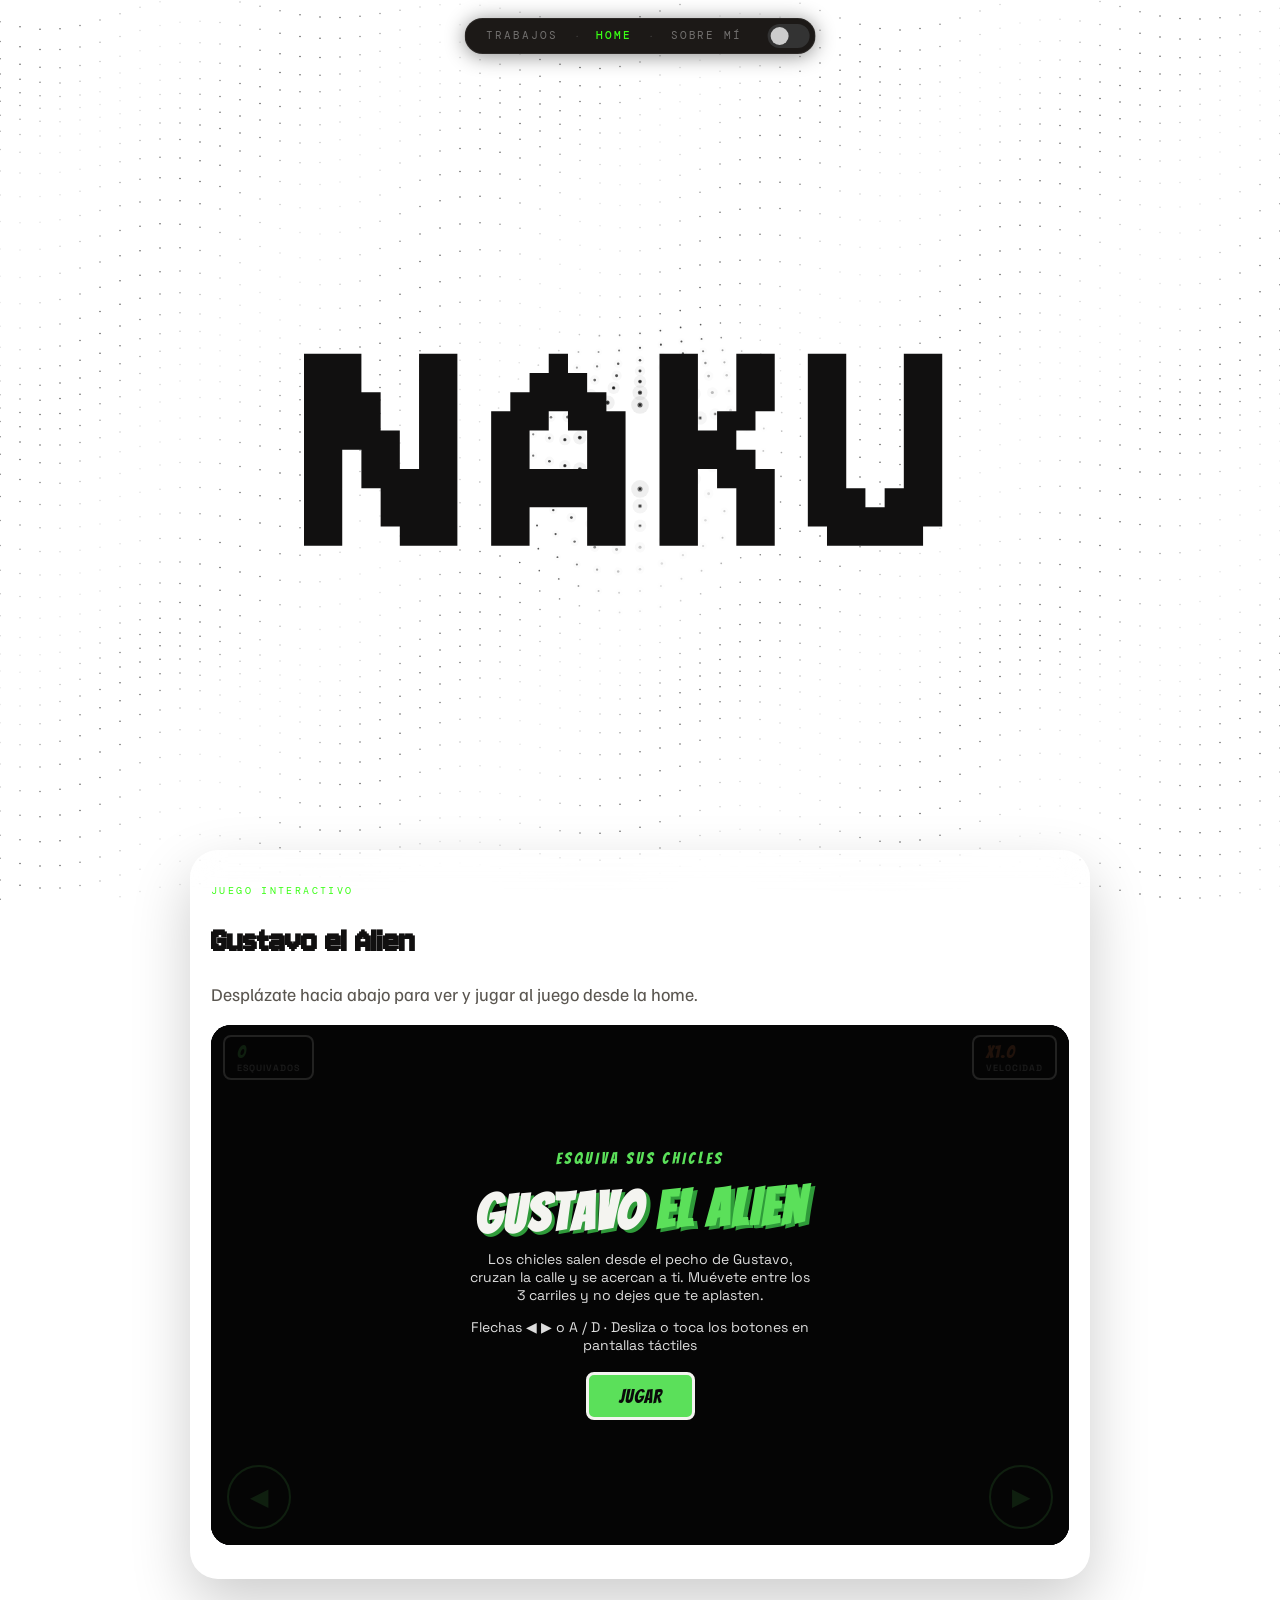
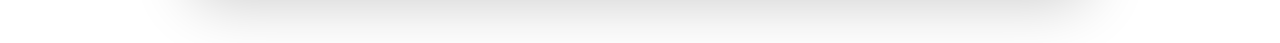
<file: index.html>
<!DOCTYPE html>
<html lang="es">
<head>
  <meta charset="UTF-8" />
  <meta name="viewport" content="width=device-width, initial-scale=1.0" />
  <title>Portafolio — Tu Nombre</title>
  <link rel="preconnect" href="https://fonts.googleapis.com" />
  <link href="https://fonts.googleapis.com/css2?family=Familjen+Grotesk:wght@400;500;700&family=Instrument+Serif:ital@0;1&family=DM+Mono:wght@300;400&display=swap" rel="stylesheet" />
  <link rel="stylesheet" href="style.css" />
  <style>
    body { overflow-x: hidden; min-height: 100svh; }
    .home-shell {
      position: relative;
      z-index: 2;
      min-height: 180svh;
      display: flex;
      align-items: flex-start;
      justify-content: center;
      padding: 7rem 1.5rem 4rem;
    }
    .home-title {
      position: fixed;
      top: 50%;
      left: 50%;
      transform: translate(-50%, -50%);
      z-index: 850;
      transition: transform .25s ease, top .25s ease, opacity .25s ease;
      will-change: transform, top;
    }
    .home-title.is-scrolled {
      top: 4.2rem;
      transform: translateX(-50%) scale(0.38);
      opacity: 0;
      pointer-events: none;
    }
    .game-section {
      width: min(100%, 900px);
      margin-top: 82vh;
      padding: 2rem 1.25rem 1.5rem;
      border-radius: 28px;
      background: rgba(255,255,255,.08);
      backdrop-filter: blur(16px);
      border: 1px solid rgba(255,255,255,.16);
      box-shadow: 0 24px 60px rgba(0,0,0,.2);
    }
    .scroll-hint {
      position: fixed;
      bottom: 1.3rem;
      left: 50%;
      transform: translateX(-50%);
      z-index: 900;
      display: flex;
      flex-direction: column;
      align-items: center;
      gap: .25rem;
      color: var(--accent);
      font-family: var(--font-mono);
      font-size: .7rem;
      letter-spacing: .2em;
      text-transform: uppercase;
      opacity: 1;
      transition: opacity .3s ease;
      pointer-events: none;
    }
    .scroll-hint span {
      display: inline-block;
      font-size: 1.35rem;
      animation: bounce 1.2s infinite;
    }
    @keyframes bounce {
      0%, 100% { transform: translateY(0); }
      50% { transform: translateY(6px); }
    }
    .game-section .sec-label { color: var(--accent); margin-bottom: .6rem; }
    .game-section h2 {
      font-family: var(--font-jersey);
      font-size: clamp(1.7rem, 3vw, 2.4rem);
      margin-bottom: .45rem;
      color: var(--fg);
    }
    .game-section p { color: var(--fg2); margin-bottom: 1rem; max-width: 720px; }
    .game-section iframe {
      width: 100%;
      min-height: 520px;
      border: 0;
      border-radius: 20px;
      background: #050814;
    }
    @media (max-width: 768px) {
      .home-title {
        top: clamp(7rem, 18vh, 10rem);
        transform: translateX(-50%);
      }
      .home-shell { padding-top: 6rem; }
      .game-section { margin-top: 24vh; padding: 1.2rem 1rem 1rem; }
      .game-section iframe { min-height: 450px; }
    }
    @media (max-width: 480px) {
      .home-title { top: clamp(6.25rem, 17vh, 8rem); }
    }
  </style>
</head>
<body>
<!-- hollaaaaaaa -->
  <nav class="nav-pill">
    <!-- Barra de navegación con enlaces y botón de tema -->
    <a href="trabajos.html">Trabajos</a>
    <span class="np-sep">·</span>
    <a href="index.html" class="active">Home</a>
    <span class="np-sep">·</span>
    <a href="sobre-mi.html">Sobre mí</a>
    <button class="np-toggle" id="theme-btn" aria-label="Modo oscuro / claro">
      <div class="knob"></div>
    </button>
  </nav>

  <div id="cursor"><div class="c-ring"></div><div class="c-dot"></div></div>

  <div class="home-title">NAKU</div>

  <div class="home-shell">
    <section class="game-section">
      <div class="sec-label">Juego interactivo</div>
      <h2>Gustavo el Alien</h2>
      <p>Desplázate hacia abajo para ver y jugar al juego desde la home.</p>
      <iframe src="Game/gustavo-el-alien.html" title="Gustavo el Alien"></iframe>
    </section>
  </div>

  <script>
    const titleEl = document.querySelector('.home-title');

    function updateTitleScroll() {
      const scrolled = window.scrollY || window.pageYOffset;
      if (scrolled > 80) {
        titleEl.classList.add('is-scrolled');
      } else {
        titleEl.classList.remove('is-scrolled');
      }
    }

    window.addEventListener('scroll', updateTitleScroll, { passive: true });
    window.addEventListener('load', updateTitleScroll);
  </script>
  <script src="js/background.js"></script>
  <script src="js/cursor.js"></script>
  <script src="js/theme.js"></script>
</body>
</html>
</file>
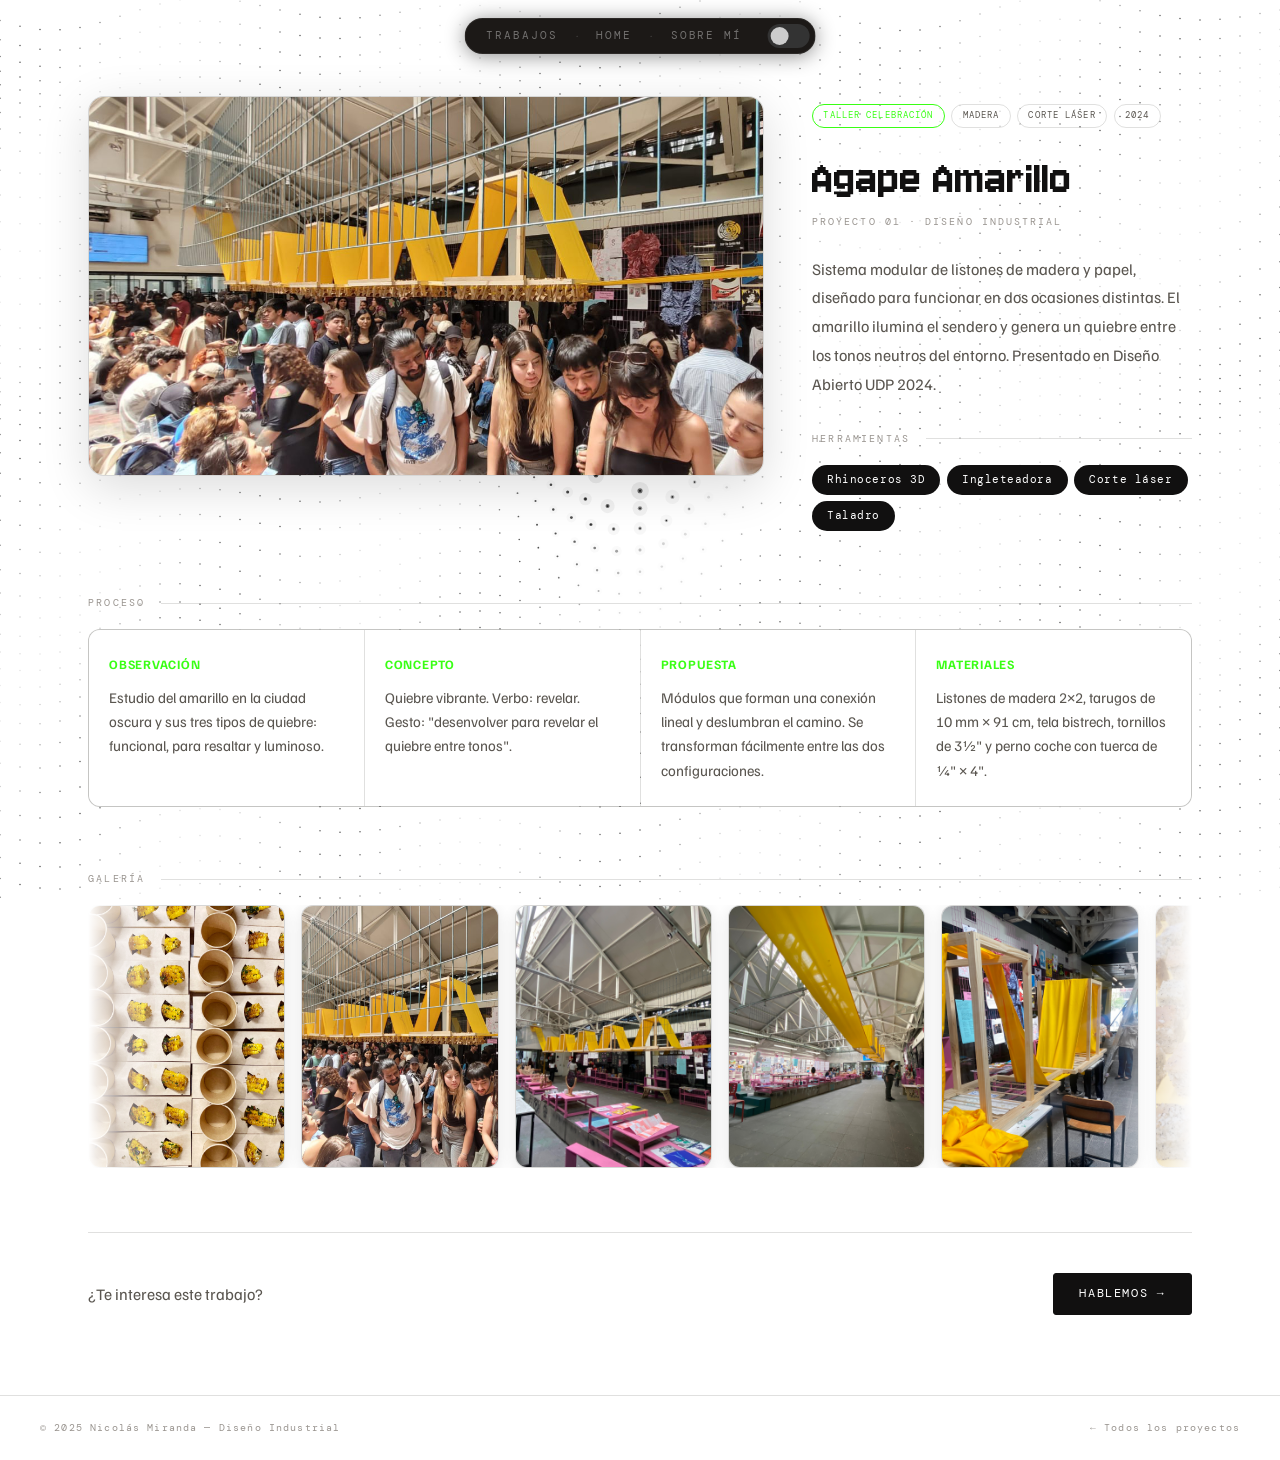
<file: projects/proyecto-01/index.html>
<!DOCTYPE html>
<html lang="es">
<head>
  <meta charset="UTF-8" />
  <meta name="viewport" content="width=device-width, initial-scale=1.0" />
  <title>Proyecto 01 — Portafolio</title>
  <link rel="preconnect" href="https://fonts.googleapis.com" />
  <link href="https://fonts.googleapis.com/css2?family=Familjen+Grotesk:wght@400;500;700&family=Instrument+Serif:ital@0;1&family=DM+Mono:wght@300;400&display=swap" rel="stylesheet" />
  <link rel="stylesheet" href="../../style.css" />
  <style>

    /* ── LAYOUT ESCRITORIO ── */
    .proj-page {
      max-width: 1200px;
      margin: 0 auto;
      padding: 6rem 3rem 5rem;
    }

    /* HERO + META en dos columnas */
    .proj-top {
      display: grid;
      grid-template-columns: 1fr 380px;
      gap: 3rem;
      align-items: start;
      margin-bottom: 4rem;
    }

    .proj-hero {
      width: 100%; aspect-ratio: 16/9;
      border-radius: 16px; overflow: hidden;
      background: var(--card-bg);
      border: 1px solid var(--border);
      display: flex; align-items: center; justify-content: center;
      font-size: 7rem;
      box-shadow: 0 12px 48px rgba(0,0,0,.14);
    }
    .proj-hero img { width:100%; height:100%; object-fit:cover; display:block; }

    /* SIDEBAR META */
    .proj-meta { padding-top: .5rem; }
    .proj-tags { display: flex; gap: .4rem; flex-wrap: wrap; margin-bottom: 1.5rem; }

    .proj-title {
      font-family: var(--font-jersey);
      font-weight: 400; font-style: normal;
      font-size: clamp(2.2rem, 4vw, 3.5rem);
      line-height: 1.05; margin-bottom: .5rem;
      color: var(--fg);
    }
    .proj-year {
      font-family: var(--font-mono); font-size: .65rem;
      letter-spacing: .2em; text-transform: uppercase;
      color: var(--fg3); margin-bottom: 1.5rem;
    }
    .proj-desc {
      font-size: 1rem; color: var(--fg2);
      line-height: 1.8; margin-bottom: 2rem;
    }

    .tools { display: flex; flex-wrap: wrap; gap: .4rem; }
    .tool {
      font-family: var(--font-mono); font-size: .68rem; letter-spacing: .05em;
      padding: .38rem .95rem;
      background: var(--fg); color: var(--bg);
      border-radius: 100px;
      transition: background .35s, color .35s;
    }

    /* PROCESO en 4 columnas */
    .process-grid {
      display: grid;
      grid-template-columns: repeat(4, 1fr);
      gap: 1px;
      background: var(--border);
      border: 1px solid var(--border);
      border-radius: 12px;
      overflow: hidden;
      margin-bottom: 4rem;
    }
    .process-card {
      background: var(--bg);
      padding: 1.5rem 1.25rem;
      transition: background .2s;
    }
    .process-card:hover { background: var(--card-bg); }
    .process-card h4 {
      font-size: .8rem; font-weight: 700;
      letter-spacing: .06em; text-transform: uppercase;
      color: var(--accent); margin-bottom: .6rem;
    }
    .process-card p { font-size: .92rem; color: var(--fg2); line-height: 1.65; }

    /* ══════════════════════════════════════════
       GALERÍA HORIZONTAL CON MARQUEE CONTINUO
       ══════════════════════════════════════════
       Para AGREGAR imágenes:
         Duplica cualquier <div class="gi"> dentro de #gallery-track
         y cambia el src o el emoji.

       Para QUITAR imágenes:
         Borra el bloque <div class="gi">...</div> completo.

       El marquee duplica automáticamente los ítems vía JS
       para lograr el loop infinito — no necesitas duplicar
       manualmente.
       ══════════════════════════════════════════ */
    .gallery-wrap {
      position: relative;
      overflow: hidden;
      margin-bottom: 4rem;
    }
    /* Máscaras de fade en los bordes */
    .gallery-wrap::before,
    .gallery-wrap::after {
      content: '';
      position: absolute; top: 0; bottom: 0; z-index: 2;
      width: 80px; pointer-events: none;
    }
    .gallery-wrap::before {
      left: 0;
      background: linear-gradient(to right, var(--bg), transparent);
    }
    .gallery-wrap::after {
      right: 0;
      background: linear-gradient(to left, var(--bg), transparent);
    }

    #gallery-track {
      display: flex;
      gap: 1rem;
      width: max-content;
      /* La animación se aplica vía JS una vez que conoce el ancho real */
    }
    #gallery-track.running {
      animation: gallery-scroll var(--scroll-duration, 30s) linear infinite;
    }
    #gallery-track:hover { animation-play-state: paused; }

    @keyframes gallery-scroll {
      from { transform: translateX(0); }
      to   { transform: translateX(var(--scroll-dist, -50%)); }
    }

    .gi {
      flex-shrink: 0;
      width: calc((100vw - 6rem) / 6);   /* 6 visibles en escritorio */
      aspect-ratio: 3/4;
      border-radius: 12px;
      overflow: hidden;
      background: var(--card-bg);
      border: 1px solid var(--border);
      display: flex; align-items: center; justify-content: center;
      font-size: 3rem;
      box-shadow: 0 4px 18px rgba(0,0,0,.1);
      cursor: none;
      transition: transform .3s, box-shadow .3s;
    }
    .gi:hover {
      transform: scale(1.04) translateY(-4px);
      box-shadow: 0 12px 36px rgba(0,0,0,.18);
    }
    .gi img { width:100%; height:100%; object-fit:cover; display:block; }

    /* CTA */
    .proj-cta {
      border-top: 1px solid var(--border); padding-top: 2.5rem;
      display: flex; justify-content: space-between; align-items: center;
    }
    .proj-cta p { font-size: 1rem; color: var(--fg2); }

    /* ── RESPONSIVE ── */
    @media (max-width: 900px) {
      .proj-top { grid-template-columns: 1fr; gap: 2rem; }
      .process-grid { grid-template-columns: 1fr 1fr; }
      .gi { width: calc((100vw - 3rem) / 3); }
    }
    @media (max-width: 600px) {
      .proj-page { padding: 5rem 1.25rem 3rem; }
      .process-grid { grid-template-columns: 1fr; }
      .gi { width: calc((100vw - 2rem) / 2); }
    }
  </style>
</head>
<body>
  <div id="cursor"><div class="c-ring"></div><div class="c-dot"></div></div>

  <nav class="nav-pill">
    <a href="../../trabajos.html">Trabajos</a>
    <span class="np-sep">·</span>
    <a href="../../index.html">Home</a>
    <span class="np-sep">·</span>
    <a href="../../sobre-mi.html">Sobre mí</a>
    <button class="np-toggle" id="theme-btn" aria-label="Modo oscuro / claro">
      <div class="knob"></div>
    </button>
  </nav>

  <div class="proj-page">

    <!-- ── TOP: HERO + META ── -->
    <div class="proj-top">

      <!-- IMAGEN HERO -->
      <div class="proj-hero reveal">
        <img src="../../proyecto-01/02.jpg" alt="Agape Amarillo — imagen principal" />
      </div>

      <!-- META LATERAL -->
      <div class="proj-meta reveal">
        <div class="proj-tags">
          <span class="tag accent">Taller Celebración</span>
          <span class="tag">Madera</span>
          <span class="tag">Corte láser</span>
          <span class="tag">2024</span>
        </div>

        <h1 class="proj-title">Agape Amarillo</h1>
        <p class="proj-year">Proyecto 01 · Diseño Industrial</p>

        <p class="proj-desc">
          Sistema modular de listones de madera y papel, diseñado para funcionar
          en dos ocasiones distintas. El amarillo ilumina el sendero y genera un
          quiebre entre los tonos neutros del entorno. Presentado en Diseño Abierto UDP 2024.
        </p>

        <div class="sec-rule">Herramientas</div>
        <div class="tools">
          <span class="tool">Rhinoceros 3D</span>
          <span class="tool">Ingleteadora</span>
          <span class="tool">Corte láser</span>
          <span class="tool">Taladro</span>
        </div>
      </div>

    </div>

    <!-- ── PROCESO ── -->
    <div class="sec-rule reveal">Proceso</div>
    <div class="process-grid">
      <div class="process-card reveal">
        <h4>Observación</h4>
        <p>Estudio del amarillo en la ciudad oscura y sus tres tipos de quiebre: funcional, para resaltar y luminoso.</p>
      </div>
      <div class="process-card reveal">
        <h4>Concepto</h4>
        <p>Quiebre vibrante. Verbo: revelar. Gesto: "desenvolver para revelar el quiebre entre tonos".</p>
      </div>
      <div class="process-card reveal">
        <h4>Propuesta</h4>
        <p>Módulos que forman una conexión lineal y deslumbran el camino. Se transforman fácilmente entre las dos configuraciones.</p>
      </div>
      <div class="process-card reveal">
        <h4>Materiales</h4>
        <p>Listones de madera 2×2, tarugos de 10 mm × 91 cm, tela bistrech, tornillos de 3½" y perno coche con tuerca de ¼" × 4".</p>
      </div>
    </div>

    <!-- ══════════════════════════════════════════════════
         GALERÍA HORIZONTAL — MARQUEE CONTINUO
         ══════════════════════════════════════════════════
         AGREGAR imagen: duplica un bloque .gi y cambia src/emoji
         QUITAR imagen:  borra el bloque .gi completo
         ══════════════════════════════════════════════════ -->
    <div class="sec-rule reveal">Galería</div>
    <div class="gallery-wrap">
      <div id="gallery-track">

           <div class="gi"><img src="../../proyecto-01/01.jpg" alt="Agape Amarillo — vista 01" loading="lazy" /></div>
           <div class="gi"><img src="../../proyecto-01/02.jpg" alt="Agape Amarillo — vista 02" loading="lazy" /></div>
           <div class="gi"><img src="../../proyecto-01/03.jpg" alt="Agape Amarillo — vista 03" loading="lazy" /></div>
           <div class="gi"><img src="../../proyecto-01/04.jpg" alt="Agape Amarillo — vista 04" loading="lazy" /></div>
           <div class="gi"><img src="../../proyecto-01/05.jpg" alt="Agape Amarillo — vista 05" loading="lazy" /></div>
           <div class="gi"><img src="../../proyecto-01/06.jpg" alt="Agape Amarillo — vista 06" loading="lazy" /></div>
           <div class="gi"><img src="../../proyecto-01/07.jpg" alt="Agape Amarillo — vista 07" loading="lazy" /></div>
           <div class="gi"><img src="../../proyecto-01/08.jpg" alt="Agape Amarillo — vista 08" loading="lazy" /></div>
           <div class="gi"><img src="../../proyecto-01/09.jpg" alt="Agape Amarillo — vista 09" loading="lazy" /></div>
           <div class="gi"><img src="../../proyecto-01/10.jpg" alt="Agape Amarillo — vista 10" loading="lazy" /></div>
           <div class="gi"><img src="../../proyecto-01/12.jpg" alt="Agape Amarillo — vista 12" loading="lazy" /></div>
           <div class="gi"><img src="../../proyecto-01/13.jpg" alt="Agape Amarillo — vista 13" loading="lazy" /></div>
           <div class="gi"><img src="../../proyecto-01/14.jpg" alt="Agape Amarillo — vista 14" loading="lazy" /></div>
           <div class="gi"><img src="../../proyecto-01/15.jpg" alt="Agape Amarillo — vista 15" loading="lazy" /></div>

      </div>
    </div>

    <!-- ── CTA ── -->
    <div class="proj-cta reveal">
      <p>¿Te interesa este trabajo?</p>
      <a href="../../sobre-mi.html#contacto" class="btn btn-dark">Hablemos →</a>
    </div>

  </div>

  <footer>
    <span>© 2025 Nicolás Miranda — Diseño Industrial</span>
    <a href="../../trabajos.html" class="nav-link">← Todos los proyectos</a>
  </footer>

  <script>
    /* ── MARQUEE INFINITO ──
       Duplica los ítems originales para el loop,
       mide el ancho real y aplica la animación CSS.
    */
    (function () {
      const track = document.getElementById('gallery-track');
      if (!track) return;

      // Clonar todos los ítems originales para el loop continuo
      const origItems = Array.from(track.children);
      origItems.forEach(item => {
        const clone = item.cloneNode(true);
        clone.setAttribute('aria-hidden', 'true');
        track.appendChild(clone);
      });

      // Una vez pintado, medir y arrancar
      requestAnimationFrame(() => {
        const halfW = track.scrollWidth / 2;
        const speed = 60; // px/segundo — sube para más rápido
        const duration = halfW / speed;

        track.style.setProperty('--scroll-dist', `-${halfW}px`);
        track.style.setProperty('--scroll-duration', `${duration}s`);
        track.classList.add('running');
      });
    })();
  </script>

  <script src="../../js/background.js"></script>
  <script src="../../js/cursor.js"></script>
  <script src="../../js/theme.js"></script>
  <script src="../../js/reveal.js"></script>
</body>
</html>
</file>
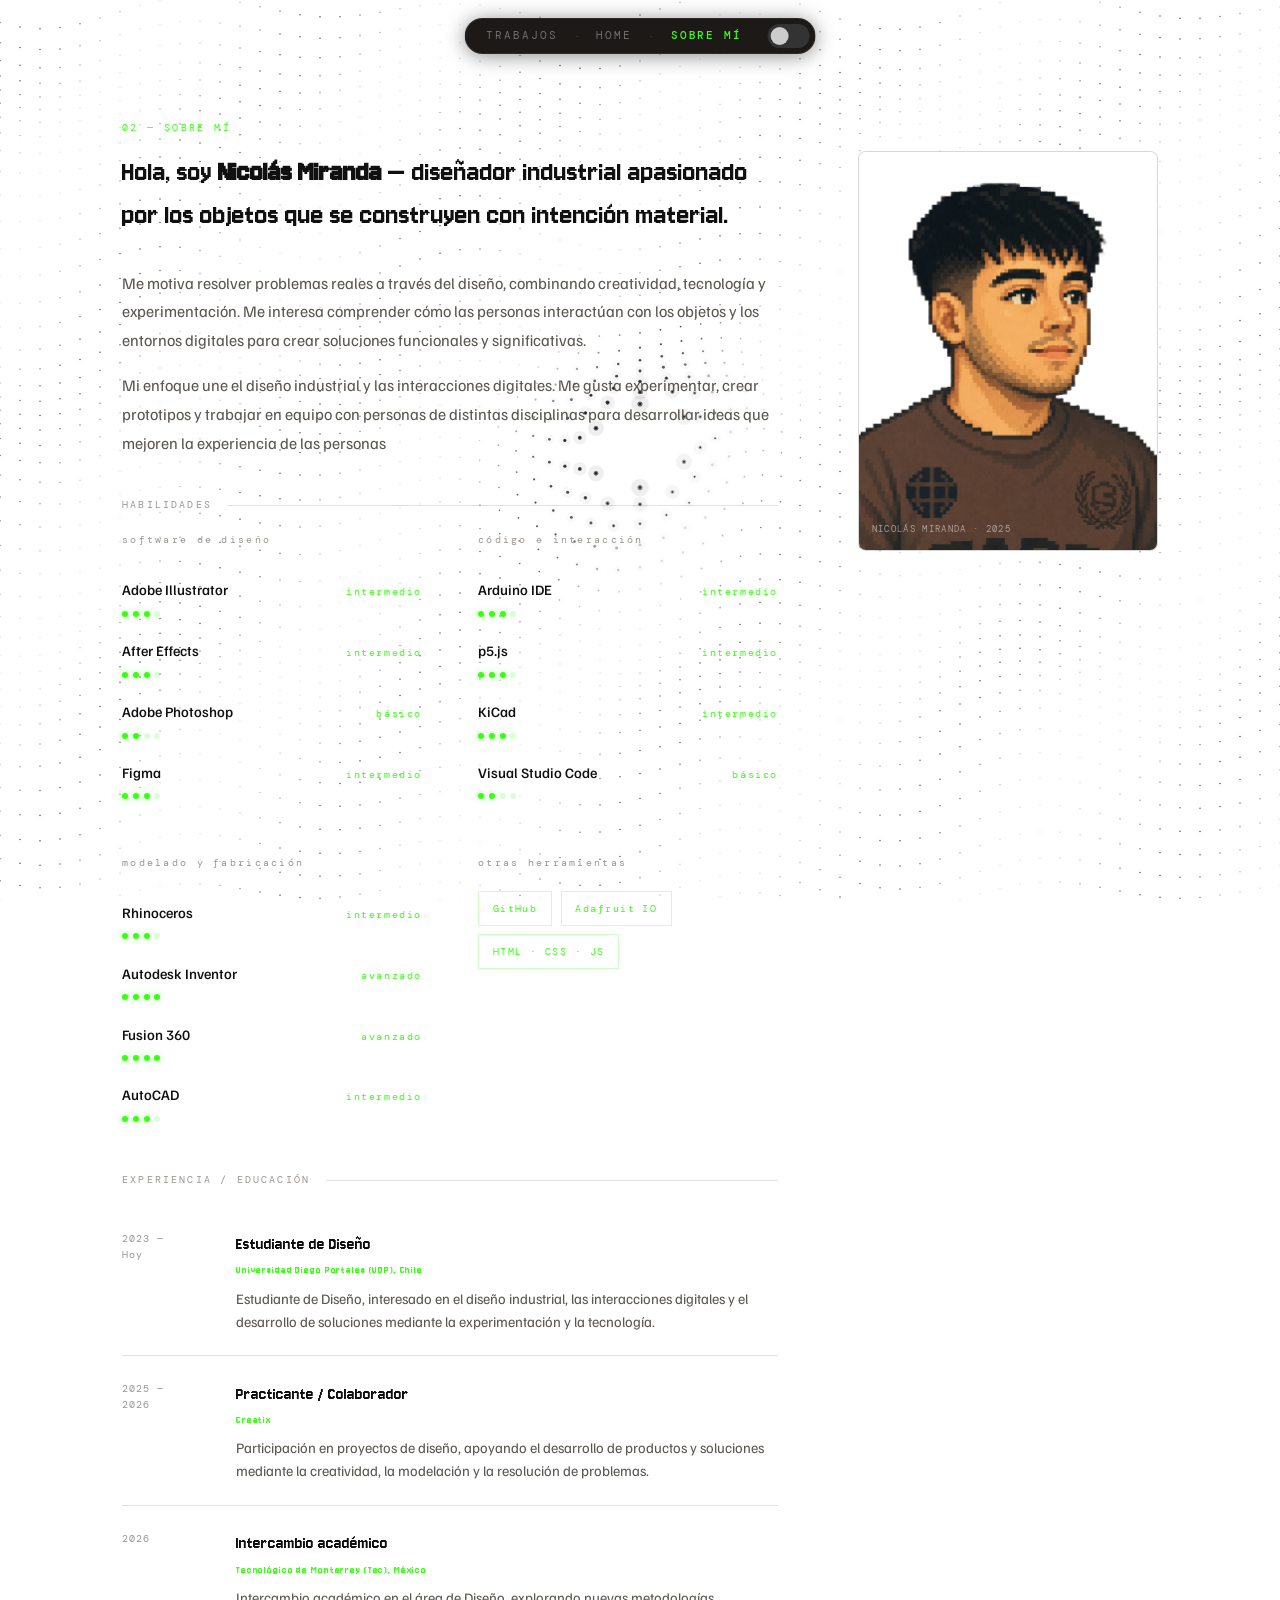
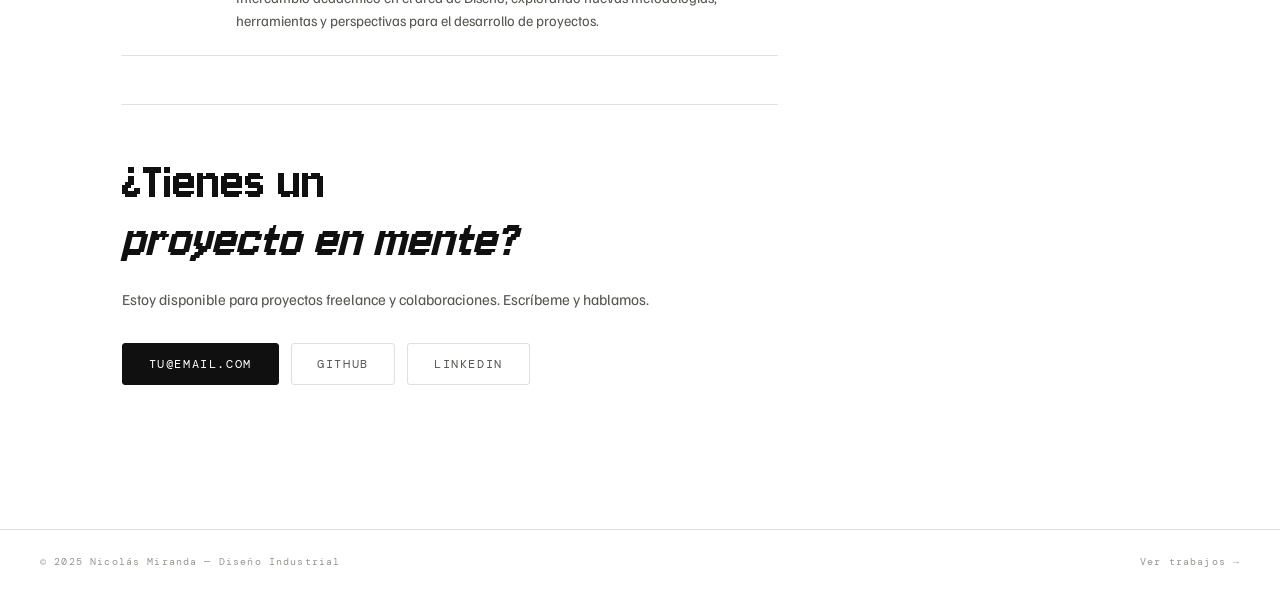
<file: sobre-mi.html>
<!DOCTYPE html>
<html lang="es">
<head>
  <meta charset="UTF-8" />
  <meta name="viewport" content="width=device-width, initial-scale=1.0" />
  <title>Sobre mí — Portafolio</title>
  <link rel="preconnect" href="https://fonts.googleapis.com" />
  <link href="https://fonts.googleapis.com/css2?family=Familjen+Grotesk:wght@400;500;700&family=Instrument+Serif:ital@0;1&family=DM+Mono:wght@300;400&display=swap" rel="stylesheet" />
  <link rel="stylesheet" href="style.css" />
  <style>
    /* ── SOBRE MÍ EXCLUSIVO ── */
    .about-grid {
      display: grid;
      grid-template-columns: 1fr 300px;
      gap: 5rem;
      align-items: start;
      margin-bottom: 4rem;
    }

    /* FOTO */
    .about-photo {
      position: sticky; top: calc(var(--nav-h) + 1.5rem);
      width: 100%; aspect-ratio: 3/4;
      border-radius: 8px; overflow: hidden;
      background: var(--card-bg);
      border: 1px solid var(--border);
      display: flex; align-items: center; justify-content: center;
      font-size: 5rem;
      transition: background .4s, border-color .4s;
    }
    .about-photo img { width: 100%; height: 100%; object-fit: cover; }
    .about-photo-caption {
      position: absolute; bottom: .8rem; left: .8rem;
      font-family: var(--font-mono); font-size: .55rem;
      letter-spacing: .15em; text-transform: uppercase;
      color: rgba(255,255,255,.5);
    }

    .about-intro {
      font-family: var(--font-jersey);
      font-weight: 400; font-style: normal;
      font-size: clamp(1.3rem, 2.5vw, 1.85rem);
      line-height: 1.45; color: var(--fg);
      margin-bottom: 2rem;
    }
    .about-body p {
      font-size: 1rem; color: var(--fg2); line-height: 1.8; margin-bottom: 1rem;
    }

    /* SKILLS */
    .skills-block { margin: 2.5rem 0; }
    .skills-grid {
      display: grid;
      grid-template-columns: repeat(2, minmax(0, 1fr));
      gap: 2.75rem 3.5rem;
    }
    .skill-category { min-width: 0; }
    .skill-category-title {
      margin-bottom: 1.1rem;
      color: var(--fg3);
      font-family: var(--font-mono);
      font-size: .65rem;
      font-weight: 400;
      letter-spacing: .22em;
      text-transform: lowercase;
    }
    .skill-row { padding: .75rem 0 .65rem; }
    .skill-row-head {
      display: flex;
      justify-content: space-between;
      align-items: baseline;
      gap: .75rem;
    }
    .skill-name {
      font-family: var(--font-display); font-size: .9rem; font-weight: 500;
      color: var(--fg);
    }
    .skill-level {
      flex-shrink: 0;
      color: var(--accent);
      font-family: var(--font-mono);
      font-size: .62rem;
      letter-spacing: .16em;
      text-transform: lowercase;
    }
    .skill-points {
      display: flex;
      gap: .3rem;
      margin-top: .55rem;
    }
    .skill-point {
      width: 6px;
      height: 6px;
      border-radius: 50%;
      background: color-mix(in srgb, var(--accent) 18%, transparent);
    }
    .skill-point.is-on {
      background: var(--accent);
      box-shadow: 0 0 7px color-mix(in srgb, var(--accent) 45%, transparent);
    }
    .skill-tools {
      display: flex;
      flex-wrap: wrap;
      gap: .55rem;
      padding-top: .15rem;
    }
    .skill-tool {
      padding: .48rem .85rem;
      border: 1px solid color-mix(in srgb, var(--accent) 25%, transparent);
      color: var(--accent);
      font-family: var(--font-mono);
      font-size: .65rem;
      letter-spacing: .14em;
    }

    /* EXPERIENCIA */
    .exp-list { margin-bottom: 3rem; }
    .exp-item {
      padding: 1.4rem 0;
      border-bottom: 1px solid var(--border);
      display: grid; grid-template-columns: 90px 1fr; gap: 1.5rem;
    }
    .exp-years {
      font-family: var(--font-mono); font-size: .65rem;
      letter-spacing: .1em; color: var(--fg3); padding-top: .15rem;
      line-height: 1.5;
    }
    .exp-role {
      font-family: var(--font-jersey);
      font-weight: 400; font-style: normal; font-size: 1.15rem;
      color: var(--fg); margin-bottom: .2rem;
    }
    .exp-place {
      font-family: var(--font-jersey);
      font-weight: 400; font-style: normal; font-size: .68rem;
      letter-spacing: .08em; color: var(--accent); margin-bottom: .4rem;
    }
    .exp-desc { font-size: .9rem; color: var(--fg2); line-height: 1.6; }

    /* CONTACTO */
    .contact-section {
      border-top: 1px solid var(--border); padding-top: 3rem; margin-top: 1rem;
    }
    .contact-title {
      font-family: var(--font-jersey);
      font-weight: 400; font-style: normal;
      font-size: clamp(2rem, 4.5vw, 3.5rem); line-height: 1.05;
      margin-bottom: 1rem; color: var(--fg);
    }
    .contact-sub { font-size: .95rem; color: var(--fg2); margin-bottom: 2rem; }
    .contact-links { display: flex; gap: .75rem; flex-wrap: wrap; }

    @media (max-width: 900px) {
      .about-grid { grid-template-columns: 1fr; gap: 2.5rem; }
      .about-photo { position: static; width: 180px; aspect-ratio: 1; border-radius: 50%; }
      .skills-grid { gap: 2rem; }
    }
    @media (max-width: 600px) {
      .exp-item { grid-template-columns: 1fr; gap: .4rem; }
      .skills-grid { grid-template-columns: 1fr; gap: 1.75rem; }
    }
  </style>
</head>
<body>
  <div id="cursor"><div class="c-ring"></div><div class="c-dot"></div></div>

  <nav class="nav-pill">
    <a href="trabajos.html">Trabajos</a>
    <span class="np-sep">·</span>
    <a href="index.html">Home</a>
    <span class="np-sep">·</span>
    <a href="sobre-mi.html" class="active">Sobre mí</a>
    <button class="np-toggle" id="theme-btn" aria-label="Modo oscuro / claro">
      <div class="knob"></div>
    </button>
  </nav>

  <main class="page">

    <div class="sec-label reveal">02 — Sobre mí</div>

    <div class="about-grid">

      <!-- CONTENIDO -->
      <div>
        <p class="about-intro reveal">
          Hola, soy <strong>Nicolás Miranda</strong> — diseñador industrial
          apasionado por los objetos que se construyen con intención material.
        </p>

        <div class="about-body reveal">
          <p>
            Me motiva resolver problemas reales a través del diseño,
            combinando creatividad, tecnología y experimentación. 
            Me interesa comprender cómo las personas interactúan con
            los objetos y los entornos digitales para crear soluciones
            funcionales y significativas.
           
          </p>
          <p>
            Mi enfoque une el diseño industrial y las interacciones 
            digitales. Me gusta experimentar, crear prototipos y 
            trabajar en equipo con personas de distintas disciplinas 
            para desarrollar ideas que mejoren la experiencia de las 
            personas
          </p>
        </div>

        <!-- SKILLS -->
        <div class="skills-block reveal">
          <div class="sec-rule">Habilidades</div>
          <div class="skills-grid">
            <section class="skill-category" aria-labelledby="skills-design">
              <h3 class="skill-category-title" id="skills-design">Software de diseño</h3>
              <div class="skill-row">
                <div class="skill-row-head"><span class="skill-name">Adobe Illustrator</span><span class="skill-level">Intermedio</span></div>
                <div class="skill-points" role="img" aria-label="Adobe Illustrator: intermedio, 3 de 4 puntos"><span class="skill-point is-on"></span><span class="skill-point is-on"></span><span class="skill-point is-on"></span><span class="skill-point"></span></div>
              </div>
              <div class="skill-row">
                <div class="skill-row-head"><span class="skill-name">After Effects</span><span class="skill-level">Intermedio</span></div>
                <div class="skill-points" role="img" aria-label="After Effects: intermedio, 3 de 4 puntos"><span class="skill-point is-on"></span><span class="skill-point is-on"></span><span class="skill-point is-on"></span><span class="skill-point"></span></div>
              </div>
              <div class="skill-row">
                <div class="skill-row-head"><span class="skill-name">Adobe Photoshop</span><span class="skill-level">Básico</span></div>
                <div class="skill-points" role="img" aria-label="Adobe Photoshop: básico, 2 de 4 puntos"><span class="skill-point is-on"></span><span class="skill-point is-on"></span><span class="skill-point"></span><span class="skill-point"></span></div>
              </div>
              <div class="skill-row">
                <div class="skill-row-head"><span class="skill-name">Figma</span><span class="skill-level">Intermedio</span></div>
                <div class="skill-points" role="img" aria-label="Figma: intermedio, 3 de 4 puntos"><span class="skill-point is-on"></span><span class="skill-point is-on"></span><span class="skill-point is-on"></span><span class="skill-point"></span></div>
              </div>
            </section>

            <section class="skill-category" aria-labelledby="skills-code">
              <h3 class="skill-category-title" id="skills-code">Código e interacción</h3>
              <div class="skill-row">
                <div class="skill-row-head"><span class="skill-name">Arduino IDE</span><span class="skill-level">Intermedio</span></div>
                <div class="skill-points" role="img" aria-label="Arduino IDE: intermedio, 3 de 4 puntos"><span class="skill-point is-on"></span><span class="skill-point is-on"></span><span class="skill-point is-on"></span><span class="skill-point"></span></div>
              </div>
              <div class="skill-row">
                <div class="skill-row-head"><span class="skill-name">p5.js</span><span class="skill-level">Intermedio</span></div>
                <div class="skill-points" role="img" aria-label="p5.js: intermedio, 3 de 4 puntos"><span class="skill-point is-on"></span><span class="skill-point is-on"></span><span class="skill-point is-on"></span><span class="skill-point"></span></div>
              </div>
              <div class="skill-row">
                <div class="skill-row-head"><span class="skill-name">KiCad</span><span class="skill-level">Intermedio</span></div>
                <div class="skill-points" role="img" aria-label="KiCad: intermedio, 3 de 4 puntos"><span class="skill-point is-on"></span><span class="skill-point is-on"></span><span class="skill-point is-on"></span><span class="skill-point"></span></div>
              </div>
              <div class="skill-row">
                <div class="skill-row-head"><span class="skill-name">Visual Studio Code</span><span class="skill-level">Básico</span></div>
                <div class="skill-points" role="img" aria-label="Visual Studio Code: básico, 2 de 4 puntos"><span class="skill-point is-on"></span><span class="skill-point is-on"></span><span class="skill-point"></span><span class="skill-point"></span></div>
              </div>
            </section>

            <section class="skill-category" aria-labelledby="skills-modeling">
              <h3 class="skill-category-title" id="skills-modeling">Modelado y fabricación</h3>
              <div class="skill-row">
                <div class="skill-row-head"><span class="skill-name">Rhinoceros</span><span class="skill-level">Intermedio</span></div>
                <div class="skill-points" role="img" aria-label="Rhinoceros: intermedio, 3 de 4 puntos"><span class="skill-point is-on"></span><span class="skill-point is-on"></span><span class="skill-point is-on"></span><span class="skill-point"></span></div>
              </div>
              <div class="skill-row">
                <div class="skill-row-head"><span class="skill-name">Autodesk Inventor</span><span class="skill-level">Avanzado</span></div>
                <div class="skill-points" role="img" aria-label="Autodesk Inventor: avanzado, 4 de 4 puntos"><span class="skill-point is-on"></span><span class="skill-point is-on"></span><span class="skill-point is-on"></span><span class="skill-point is-on"></span></div>
              </div>
              <div class="skill-row">
                <div class="skill-row-head"><span class="skill-name">Fusion 360</span><span class="skill-level">Avanzado</span></div>
                <div class="skill-points" role="img" aria-label="Fusion 360: avanzado, 4 de 4 puntos"><span class="skill-point is-on"></span><span class="skill-point is-on"></span><span class="skill-point is-on"></span><span class="skill-point is-on"></span></div>
              </div>
              <div class="skill-row">
                <div class="skill-row-head"><span class="skill-name">AutoCAD</span><span class="skill-level">Intermedio</span></div>
                <div class="skill-points" role="img" aria-label="AutoCAD: intermedio, 3 de 4 puntos"><span class="skill-point is-on"></span><span class="skill-point is-on"></span><span class="skill-point is-on"></span><span class="skill-point"></span></div>
              </div>
            </section>

            <section class="skill-category" aria-labelledby="skills-other">
              <h3 class="skill-category-title" id="skills-other">Otras herramientas</h3>
              <div class="skill-tools" aria-label="Otras herramientas">
                <span class="skill-tool">GitHub</span>
                <span class="skill-tool">Adafruit IO</span>
                <span class="skill-tool">HTML · CSS · JS</span>
              </div>
            </section>
          </div>
        </div>

        <!-- EXPERIENCIA -->
        <div class="sec-rule reveal">Experiencia / Educación</div>
        <div class="exp-list">
          <div class="exp-item reveal">
            <span class="exp-years">2023 —<br/>Hoy</span>
            <div>
              <p class="exp-role">Estudiante de Diseño</p>
              <p class="exp-place">Universidad Diego Portales (UDP), Chile</p>
              <p class="exp-desc">Estudiante de Diseño, interesado en el diseño industrial,
                las interacciones digitales y el desarrollo de soluciones mediante la 
                experimentación y la tecnología.</p>
            </div>
          </div>
          <div class="exp-item reveal">
            <span class="exp-years">2025 —<br/>2026</span>
            <div>
              <p class="exp-role">Practicante / Colaborador</p>
              <p class="exp-place">Creatix</p>
              <p class="exp-desc">Participación en proyectos de diseño, apoyando el desarrollo
                de productos y soluciones mediante la creatividad, la modelación y la 
                resolución de problemas.</p>
            </div>
          </div>
          <div class="exp-item reveal">
            <span class="exp-years">2026</span>
            <div>
              <p class="exp-role">Intercambio académico</p>
              <p class="exp-place">Tecnológico de Monterrey (Tec), México</p>
              <p class="exp-desc">Intercambio académico en el área de Diseño, explorando nuevas metodologías,
                herramientas y perspectivas para el desarrollo de proyectos.</p>
            </div>
          </div>
        </div>

        <!-- CONTACTO -->
        <div class="contact-section reveal" id="contacto">
          <h2 class="contact-title">¿Tienes un<br/><em>proyecto en mente?</em></h2>
          <p class="contact-sub">
            Estoy disponible para proyectos freelance y colaboraciones.
            Escríbeme y hablamos.
          </p>
          <div class="contact-links">
            <a href="mailto:tu@email.com" class="btn btn-dark">tu@email.com</a>
            <a href="https://github.com/tu-usuario" target="_blank" class="btn btn-ghost">GitHub</a>
            <a href="https://linkedin.com/in/tu-usuario" target="_blank" class="btn btn-ghost">LinkedIn</a>
          </div>
        </div>
      </div>

      <!-- FOTO -->
      <div>
        <div class="about-photo reveal">
          <img src="sobre-mi/01.jpg" alt="Sobre mí" />
          <span class="about-photo-caption">Nicolás Miranda · 2025</span>
        </div>
      </div>

    </div>

  </main>

  <footer>
    <span>© 2025 Nicolás Miranda — Diseño Industrial</span>
    <a href="trabajos.html" class="nav-link">Ver trabajos →</a>
  </footer>


  <script src="js/background.js"></script>
  <script src="js/cursor.js"></script>
  <script src="js/theme.js"></script>
  <script src="js/reveal.js"></script>
</body>
</html>
</file>
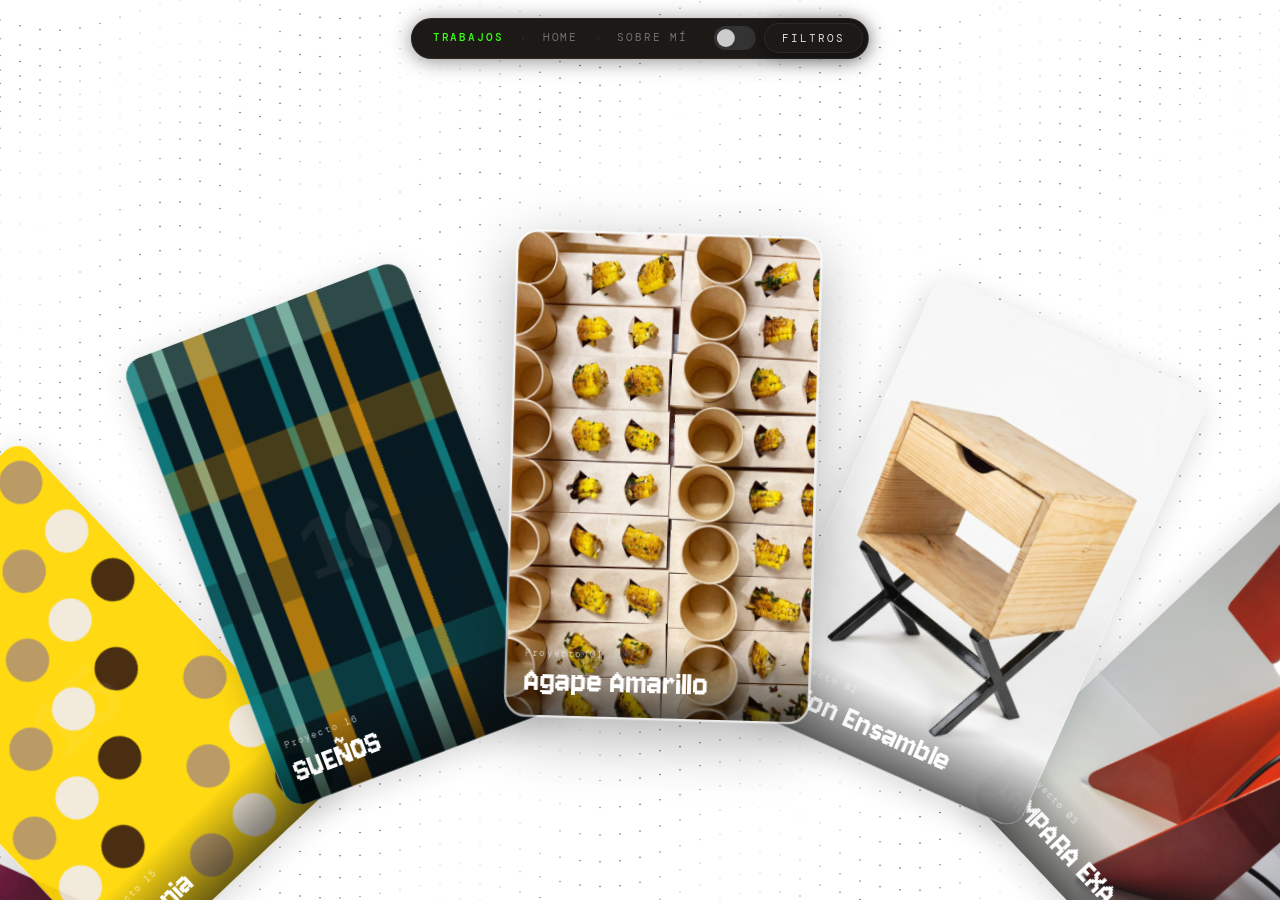
<file: trabajos.html>
<!DOCTYPE html>
<html lang="es">
<head>
  <meta charset="UTF-8" />
  <meta name="viewport" content="width=device-width, initial-scale=1.0" />
  <title>Trabajos — Portafolio</title>
  <link rel="preconnect" href="https://fonts.googleapis.com" />
  <link href="https://fonts.googleapis.com/css2?family=Familjen+Grotesk:wght@400;500;700&family=Instrument+Serif:ital@0;1&family=DM+Mono:wght@300;400&display=swap" rel="stylesheet" />
  <link rel="stylesheet" href="style.css" />
  <style>
    body { overflow: hidden; height: 100svh; }

    /* ── ESCENA ── */
    #scene {
      position: fixed; inset: 0;
      display: flex; flex-direction: column;
      align-items: center;
      background: transparent;
      transition: background .4s;
    }


    /* ── ARCO ── */
    #arc-wrap {
      position: absolute;
      left: 50%;
      bottom: 24px;
      width: 0; height: 0;
    }

    /* ── TARJETA ── */
    .arc-card {
      position: absolute;
      width: 270px; height: 432px;
      margin-left: -135px;
      border-radius: 18px; overflow: hidden;
      cursor: none;
      box-shadow: 0 6px 28px rgba(0,0,0,.16);
      transition: box-shadow .3s, outline .2s;
      transform-origin: 50% 100%;
      will-change: transform;
    }
    .arc-card.is-center {
      box-shadow: 0 16px 56px rgba(0,0,0,.32);
      outline: 2px solid rgba(255,255,255,.65);
      z-index: 100 !important;
    }

    /* Imagen de portada de la tarjeta */
    .arc-card-img,
    .arc-card-video {
      width: 100%; height: 100%;
      object-fit: cover;
      display: block;
      pointer-events: none;
      background: #fff;
    }
    .arc-card-video {
      width: 100%;
      height: 78%;
      object-fit: contain;
      object-position: center center;
      background-color: #fff;
      margin: 0;
      padding: 0;
      transform: translateY(8%);
    }

    .arc-card {
      background: #fff;
    }
    /* Placeholder cuando no hay imagen */
    .arc-card-placeholder {
      width: 100%; height: 100%;
      display: flex; align-items: center; justify-content: center;
      font-size: 3.5rem;
    }

    .arc-card-label {
      position: absolute; bottom: 0; left: 0; right: 0;
      padding: .65rem 1rem;
      background: linear-gradient(transparent, rgba(0,0,0,.62));
      color: #fff; pointer-events: none;
    }
    .acl-num {
      font-family: var(--font-mono); font-size: .5rem;
      letter-spacing: .18em; opacity: .65; line-height: 1; margin-bottom: .2rem;
    }
    .acl-name {
      font-family: var(--font-jersey);
      font-size: 2.00rem;
      font-weight: 400; line-height: 1.2;
    }

    /* ── DETALLE ── */
    #detail {
      position: fixed; inset: 0; z-index: 600;
      background: color-mix(in srgb, var(--bg) 92%, transparent); overflow-y: auto;
      opacity: 0; transform: translateY(32px);
      pointer-events: none;
      transition: opacity .45s cubic-bezier(.25,.46,.45,.94),
                  transform .45s cubic-bezier(.25,.46,.45,.94),
                  background .4s;
    }
    #detail.open { opacity: 1; transform: none; pointer-events: auto; }

    /* ── DETALLE ESCRITORIO ── */
    .det-inner {
      max-width: 1200px;
      margin: 0 auto;
      padding: 5.5rem 3rem 5rem;
    }

    /* TOP: hero + meta en 2 columnas */
    .det-top {
      display: grid;
      grid-template-columns: 1fr 380px;
      gap: 3rem;
      align-items: start;
      margin-bottom: 4rem;
    }
    .det-hero {
      width: 100%;
      max-width: min(100%, 900px);
      border-radius: 16px; overflow: hidden;
      background: var(--card-bg);
      box-shadow: 0 12px 48px rgba(0,0,0,.18);
      display: flex; align-items: center; justify-content: center;
      padding: 0;
    }
    .det-hero.is-vertical {
      width: min(100%, 480px);
      margin: 0 auto;
      align-items: center;
      justify-content: center;
      padding: 0;
      background: transparent;
      box-shadow: none;
      border-radius: 24px;
      overflow: hidden;
      border: 0;
      min-height: 0;
    }
    .det-hero.is-vertical .det-hero-img {
      width: auto;
      max-width: 100%;
      height: auto;
      max-height: 78vh;
      object-fit: contain;
      display: block;
      margin: 0 auto;
      border-radius: 24px;
    }
    .det-hero-placeholder {
      width:100%; height:100%;
      display:flex; align-items:center; justify-content:center;
      font-size: 6rem;
    }
    .det-meta { padding-top: .25rem; }
    .det-tags { display: flex; gap: .4rem; flex-wrap: wrap; margin-bottom: 1.25rem; }
    .det-title {
      font-family: var(--font-jersey);
      font-weight: 400; font-style: normal;
      font-size: clamp(2rem, 3.5vw, 3.2rem); line-height: 1.05; margin-bottom: .4rem;
      color: var(--fg);
    }
    .det-year {
      font-family: var(--font-mono); font-size: .65rem;
      letter-spacing: .2em; text-transform: uppercase;
      color: var(--fg3); margin-bottom: 1.4rem;
    }
    .det-desc {
      font-size: 1rem; color: var(--fg2);
      line-height: 1.78; margin-bottom: 2rem;
    }

    /* PROCESO: 4 columnas */
    .det-pgrid {
      display: grid; grid-template-columns: repeat(4,1fr);
      gap: 1px; background: var(--border);
      border: 1px solid var(--border);
      border-radius: 12px; overflow: hidden;
      margin-bottom: 4rem;
    }
    .det-pc {
      background: var(--bg); padding: 1.4rem 1.2rem;
      transition: background .2s;
    }
    .det-pc:hover { background: var(--card-bg); }
    .det-pc h4 {
      font-size: .78rem; font-weight: 700;
      letter-spacing: .07em; text-transform: uppercase;
      color: var(--accent); margin-bottom: .5rem;
    }
    .det-pc p { font-size: .9rem; color: var(--fg2); line-height: 1.6; }

    /* GALERÍA MARQUEE */
    .det-gallery-wrap {
      position: relative; overflow: hidden; margin-bottom: 4rem;
    }
    .det-gallery-wrap::before,
    .det-gallery-wrap::after {
      content: ''; position: absolute; top: 0; bottom: 0; z-index: 2;
      width: 80px; pointer-events: none;
    }
    .det-gallery-wrap::before {
      left: 0;
      background: linear-gradient(to right, var(--bg), transparent);
    }
    .det-gallery-wrap::after {
      right: 0;
      background: linear-gradient(to left, var(--bg), transparent);
    }
    .det-gallery-track {
      display: flex; gap: 1rem;
      width: max-content;
      will-change: transform;
    }
    .det-gallery-track:hover { cursor: grab; }
    .det-gallery-item {
      flex-shrink: 0;
      width: calc((100vw - 6rem) / 6);
      aspect-ratio: 3/4;
      border-radius: 12px; overflow: hidden;
      background: var(--card-bg);
      border: 1px solid var(--border);
      display: flex; align-items: center; justify-content: center;
      font-size: 2.8rem;
      box-shadow: 0 4px 18px rgba(0,0,0,.1);
      transition: transform .3s, box-shadow .3s;
    }
    .det-gallery-item:hover {
      transform: scale(1.04) translateY(-4px);
      box-shadow: 0 12px 36px rgba(0,0,0,.18);
    }
    .det-gallery-item img { width:100%; height:100%; object-fit:cover; display:block; }
    .det-gallery-item { cursor: zoom-in; }
    .det-gallery-placeholder {
      width:100%; height:100%;
      display:flex; align-items:center; justify-content:center;
      font-size: 2.8rem;
    }

    .gallery-lightbox {
      position: fixed;
      inset: 0;
      z-index: 1000;
      display: flex;
      align-items: center;
      justify-content: center;
      padding: 2rem;
      background: rgba(5, 5, 5, 0.9);
      opacity: 0;
      pointer-events: none;
      transition: opacity .25s ease;
    }
    .gallery-lightbox.open { opacity: 1; pointer-events: auto; }
    .gallery-lightbox-img {
      max-width: 100%;
      max-height: 100%;
      width: auto;
      height: auto;
      object-fit: contain;
      border-radius: 16px;
      box-shadow: 0 24px 80px rgba(0,0,0,.45);
    }
    .gallery-lightbox-close {
      position: absolute;
      top: 1.2rem;
      right: 1.2rem;
      width: 42px;
      height: 42px;
      border: 0;
      border-radius: 50%;
      background: rgba(255,255,255,.16);
      color: white;
      font-size: 1.1rem;
      cursor: pointer;
      backdrop-filter: blur(6px);
    }
    body.lightbox-open { overflow: hidden; }

    /* HERRAMIENTAS + CTA */
    .det-tools { display: flex; flex-wrap: wrap; gap: .4rem; margin-bottom: 3rem; }
    .det-tool {
      font-family: var(--font-mono); font-size: .68rem; letter-spacing: .05em;
      padding: .38rem .95rem;
      background: var(--fg); color: var(--bg);
      border-radius: 100px; transition: background .35s, color .35s;
    }
    .det-cta {
      border-top: 1px solid var(--border); padding-top: 2.5rem;
      display: flex; justify-content: space-between; align-items: center;
    }
    .det-cta p { font-size: 1rem; color: var(--fg2); }

    @media (max-width: 900px) {
      .det-top { grid-template-columns: 1fr; gap: 2rem; }
      .det-pgrid { grid-template-columns: 1fr 1fr; }
      .det-gallery-item { width: calc((100vw - 3rem) / 3); }
    }

    /* Botón cerrar detalle */
    #det-close {
      position: fixed; top: 1.2rem; right: 2.5rem; z-index: 700;
      width: 40px; height: 40px; border-radius: 50%;
      border: 1.5px solid var(--border);
      background: color-mix(in srgb, var(--bg) 88%, transparent);
      backdrop-filter: blur(8px);
      display: flex; align-items: center; justify-content: center;
      cursor: none; opacity: 0; pointer-events: none;
      transition: opacity .3s, background .2s;
    }
    #det-close.show { opacity: 1; pointer-events: auto; }
    #det-close:hover { background: var(--fg); }
    #det-close svg { transition: stroke .2s; }
    #det-close:hover svg { stroke: var(--bg); }

    .filter-btn {
      font-family: var(--font-mono);
      font-size: .66rem;
      text-transform: uppercase;
      letter-spacing: .18em;
      padding: .45rem 1.1rem;
      border: 1px solid rgba(255,255,255,.07);
      border-radius: 100px;
      background: #1C1917;
      color: rgba(255,255,255,.85);
      cursor: pointer;
      transition: background .25s, border-color .25s, color .25s;
      box-shadow: 0 2px 20px rgba(0,0,0,.45);
      margin-left: .5rem;
      flex-shrink: 0;
    }
    .nav-pill {
      position: fixed;
      top: 1.1rem; left: 50%;
      transform: translateX(-50%);
      z-index: 800;
      display: inline-flex;
      align-items: center;
      gap: 0;
      padding: .3rem .3rem .3rem .2rem;
      background: #1C1917;
      border-radius: 100px;
      box-shadow: 0 2px 20px rgba(0,0,0,.45);
      white-space: nowrap;
      border: 1px solid rgba(255,255,255,.07);
      position: fixed;
    }
    .filter-menu {
      position: absolute;
      top: calc(100% + .75rem);
      right: 0;
      width: min(220px, calc(100vw - 2rem));
      background: #1C1917;
      border: 1px solid rgba(255,255,255,.08);
      box-shadow: 0 18px 60px rgba(0,0,0,.25);
      border-radius: 18px;
      padding: .75rem;
      display: grid;
      gap: .4rem;
      z-index: 851;
    }
    .filter-menu[hidden] {
      display: none !important;
    }

    @media (max-width: 600px) {
      .filter-btn {
        position: fixed;
        top: calc(1.1rem + 50px);
        left: 50%;
        transform: translateX(-50%);
        margin-left: 0;
        box-shadow: 0 2px 20px rgba(0,0,0,.45);
        z-index: 850;
      }
      .filter-menu {
        position: fixed;
        top: calc(1.1rem + 100px);
        left: 50%;
        transform: translateX(-50%);
        right: auto;
      }
      .nav-pill {
        flex-wrap: nowrap;
        width: max-content;
        max-width: calc(100vw - 1rem);
      }
      .nav-pill a {
        padding: .42rem .45rem;
        font-size: .55rem;
        letter-spacing: .08em;
      }
      .nav-pill .np-sep { padding: 0; }
      .nav-pill .np-toggle {
        width: 36px;
        margin-left: .2rem;
      }
      .nav-pill .np-toggle .knob { width: 16px; height: 16px; }
      html.dark .nav-pill .np-toggle .knob { transform: translateX(14px); }
      .det-pgrid { grid-template-columns: 1fr; }
    }
    @media (max-width: 360px) {
      .nav-pill a { padding-inline: .32rem; font-size: .51rem; }
      .nav-pill .np-sep { display: none; }
      .nav-pill .np-toggle { margin-left: .1rem; }
    }

    @media (max-width: 900px) {
      #arc-wrap { bottom: clamp(10rem, 36vh, 24rem); }
      .arc-card {
        width: min(280px, 42vw, 42vh);
        height: auto;
        aspect-ratio: 5 / 8;
        margin-left: max(-140px, min(-50%, -67px));
      }
      .list-mode .arc-card {
        width: min(280px, 42vw, 42vh);
        height: auto;
      }
    }

    @media (max-width: 600px) {
      #arc-wrap { bottom: clamp(7rem, 38vh, 20rem); }
      .arc-card {
        width: min(300px, 48vw, 46vh);
        margin-left: max(-150px, min(-50%, -67px));
      }
      .list-mode .arc-card { width: min(280px, 42vw, 42vh); }
      .det-inner { padding-inline: 1rem; }
      .det-cta { align-items: flex-start; flex-direction: column; gap: 1rem; }
      #det-close { right: 1rem; }
    }
    .filter-btn:hover { color: rgba(255,255,255,1); }
    .filter-menu {
      width: min(220px, calc(100vw - 2rem));
      background: #1C1917;
      border: 1px solid rgba(255,255,255,.08);
      box-shadow: 0 18px 60px rgba(0,0,0,.25);
      border-radius: 18px;
      padding: .75rem;
      display: grid;
      gap: .4rem;
    }
    .filter-menu[hidden] {
      display: none !important;
    }
    .filter-option {
      font-family: var(--font-mono);
      font-size: .8rem;
      text-align: left;
      letter-spacing: .12em;
      padding: .65rem .85rem;
      border-radius: 12px;
      border: 1px solid transparent;
      background: transparent;
      color: rgba(255,255,255,.85);
      cursor: pointer;
      transition: background .25s, border-color .25s;
    }
    .filter-option:hover,
    .filter-option.active {
      background: var(--card-bg);
      border-color: var(--accent);
    }

    .list-mode #arc-wrap {
      position: absolute;
      left: 0;
      top: 0;
      width: 100%;
      height: 100%;
      transform: none !important;
      overflow: hidden;
      padding: 0;
    }
    .list-mode .arc-card {
      position: absolute;
      margin: 0 !important;
      transform: translateY(-50%) !important;
      opacity: 1 !important;
      z-index: 1 !important;
      width: 270px;
      height: 432px;
      left: 0;
      top: 50%;
    }
    .list-mode .arc-card.is-center { outline: none; box-shadow: 0 6px 28px rgba(0,0,0,.16); }
    .list-mode #scene { align-items: center; }

    @media (max-width: 900px) {
      .list-mode .arc-card {
        width: min(280px, 42vw, 42vh);
        height: auto;
        aspect-ratio: 5 / 8;
      }
    }
    @media (max-width: 600px) {
      .list-mode#arc-wrap { clip-path: inset(130px 1rem 1.25rem); }
      .list-mode .arc-card {
        width: min(78vw, 320px, max(100px, calc(62.5svh - 100px)));
        height: auto;
        aspect-ratio: 5 / 8;
        transform: none !important;
      }
    }

  </style>
</head>
<body>
  <div id="cursor"><div class="c-ring"></div><div class="c-dot"></div></div>

  <!-- NAV -->
  <nav class="nav-pill">
    <a href="trabajos.html" class="active">Trabajos</a>
    <span class="np-sep">·</span>
    <a href="index.html">Home</a>
    <span class="np-sep">·</span>
    <a href="sobre-mi.html">Sobre mí</a>
    <button class="np-toggle" id="theme-btn" aria-label="Modo oscuro / claro">
      <div class="knob"></div>
    </button>
    <button id="filter-btn" class="filter-btn" aria-expanded="false">Filtros</button>
    <div id="filter-menu" class="filter-menu" hidden>
      <button type="button" class="filter-option active">Todas</button>
      <button type="button" class="filter-option">Interacción</button>
      <button type="button" class="filter-option">Fabricación Digital</button>
      <button type="button" class="filter-option">Objetos funcionales</button>
    </div>
  </nav>

  <!-- ESCENA -->
  <div id="scene">
    <div id="arc-wrap"></div>
  </div>

  <!-- BOTÓN CERRAR DETALLE -->
  <button id="det-close" aria-label="Cerrar">
    <svg width="12" height="12" viewBox="0 0 12 12" fill="none"
         stroke="currentColor" stroke-width="1.5" stroke-linecap="round">
      <line x1="1" y1="1" x2="11" y2="11"/>
      <line x1="11" y1="1" x2="1" y2="11"/>
    </svg>
  </button>

  <!-- DETALLE -->
  <div id="detail"><div class="det-inner" id="det-content"></div></div>

  <!-- DARK TOGGLE FIJO -->

  <script src="js/background.js"></script>
  <script src="js/arc.js"></script>
  <script src="js/cursor.js"></script>
  <script src="js/theme.js"></script>
  <script>
    const filterBtn = document.getElementById('filter-btn');
    const filterMenu = document.getElementById('filter-menu');
    if (filterBtn && filterMenu) {
      filterBtn.addEventListener('click', () => {
        const open = filterMenu.hidden;
        filterMenu.hidden = !open;
        filterBtn.setAttribute('aria-expanded', String(open));
      });
      document.addEventListener('click', event => {
        if (!filterMenu.hidden && !filterMenu.contains(event.target) && event.target !== filterBtn) {
          filterMenu.hidden = true;
          filterBtn.setAttribute('aria-expanded', 'false');
        }
      });
      filterMenu.querySelectorAll('.filter-option').forEach(option => {
        option.addEventListener('click', () => {
          filterMenu.querySelectorAll('.filter-option').forEach(btn => btn.classList.remove('active'));
          option.classList.add('active');
          const category = option.textContent.trim();
          if (typeof window.setArcFilter === 'function') {
            window.setArcFilter(category);
          }
          filterMenu.hidden = true;
          filterBtn.setAttribute('aria-expanded', 'false');
        });
      });
    }
  </script>
</body>
</html>
</file>
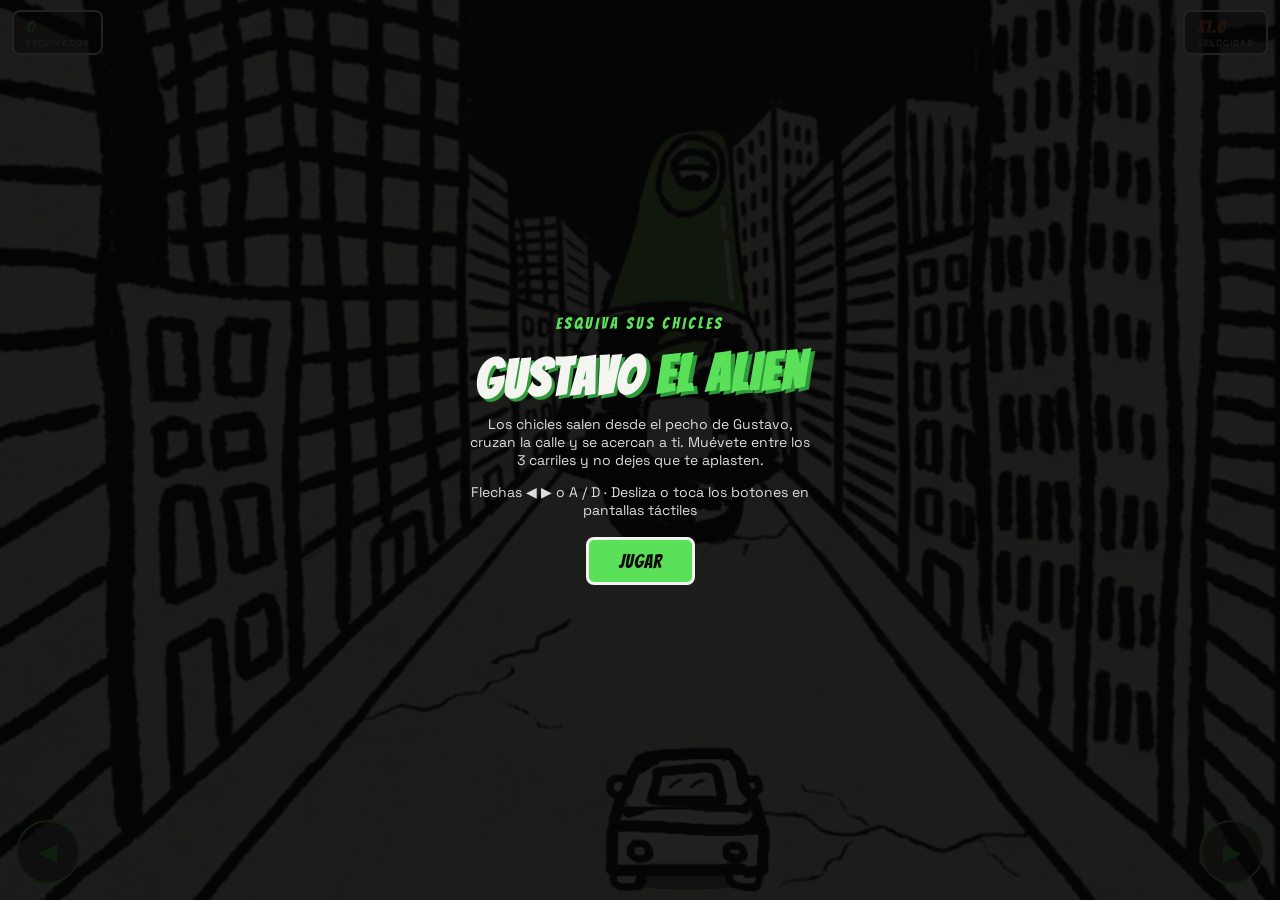
<file: Game/gustavo-el-alien.html>
<!DOCTYPE html>
<html lang="es">
<head>
<meta charset="UTF-8">
<meta name="viewport" content="width=device-width, initial-scale=1.0, maximum-scale=1.0, user-scalable=no">
<title>GUSTAVO EL ALIEN — Esquiva los Chicles</title>
<link rel="preconnect" href="https://fonts.googleapis.com">
<link href="https://fonts.googleapis.com/css2?family=Bangers&family=Space+Grotesk:wght@400;600;700&display=swap" rel="stylesheet">
<style>
  :root{
    --black:#0a0a0a;
    --green:#5be05a;
    --green-dark:#2f9b3a;
    --red:#e8362a;
    --blue:#2f4ea3;
    --orange:#e8763a;
    --white:#f4f4f0;
  }
  *{box-sizing:border-box; -webkit-tap-highlight-color: transparent;}
  html,body{
    margin:0; padding:0;
    width:100%; height:100%;
    background:var(--black);
    color:var(--white);
    font-family:'Space Grotesk', sans-serif;
    overflow:hidden;
    touch-action:none;
    position:fixed;
    inset:0;
  }
  #gameWrap{
    position:fixed; inset:0;
    width:100%; height:100%;
  }
  canvas{ display:block; touch-action:none; width:100%; height:100%; }

  #hud{
    position:fixed; top:max(10px, env(safe-area-inset-top)); left:0; right:0;
    display:flex; justify-content:space-between; align-items:flex-start;
    padding:0 12px;
    pointer-events:none;
    font-family:'Bangers', cursive;
    letter-spacing:1px;
    z-index:5;
  }
  .hud-box{
    background:rgba(0,0,0,0.55);
    border:2px solid var(--white);
    border-radius:8px;
    padding:5px 12px;
    font-size:18px;
    line-height:1.15;
  }
  .hud-box small{
    display:block;
    font-family:'Space Grotesk', sans-serif;
    font-size:9px;
    letter-spacing:1px;
    color:#bbb;
    font-weight:600;
  }
  #speedLabel{ color:var(--orange); }
  #scoreLabel{ color:var(--green); }

  #overlay{
    position:fixed; inset:0;
    background:rgba(5,5,5,0.88);
    display:flex; flex-direction:column; align-items:center; justify-content:center;
    text-align:center; padding:20px;
    gap:10px;
    z-index:10;
  }
  #overlay.hidden{ display:none; }
  #overlay h1{
    font-family:'Bangers', cursive;
    font-size:clamp(30px, 9vw, 52px);
    letter-spacing:2px;
    margin:0;
    color:var(--white);
    text-shadow: 3px 3px 0 var(--green-dark);
    transform: rotate(-1.5deg);
  }
  #overlay .subtitle{
    font-family:'Bangers', cursive;
    font-size:clamp(13px,3vw,16px);
    color:var(--green);
    letter-spacing:3px;
    margin-bottom:6px;
  }
  #overlay h2{
    font-family:'Bangers', cursive;
    font-size:clamp(24px,6vw,36px);
    color:var(--red);
    margin:0;
    text-shadow:2px 2px 0 #000;
  }
  #overlay p{
    margin:2px 0; font-size:14px; color:#ddd; max-width:340px;
  }
  #overlay .bigscore{
    font-family:'Bangers', cursive;
    font-size:34px;
    color:var(--green);
  }
  #overlay .bestscore{ font-size:13px; color:var(--orange); font-weight:700; }
  button{
    font-family:'Bangers', cursive;
    font-size:19px;
    letter-spacing:1px;
    background:var(--green);
    color:#0a0a0a;
    border:3px solid var(--white);
    border-radius:8px;
    padding:11px 30px;
    cursor:pointer;
    margin-top:6px;
    transition:transform 0.08s ease;
  }
  button:disabled{ opacity:0.5; cursor:default; }
  button:active{ transform:scale(0.94); }

  #touchControls{
    position:fixed; left:0; right:0; bottom:max(16px, env(safe-area-inset-bottom));
    display:flex; justify-content:space-between;
    padding:0 16px;
    z-index:5;
    pointer-events:none;
  }
  #touchControls button{
    pointer-events:auto;
    width:64px; height:64px;
    border-radius:50%;
    font-size:24px;
    padding:0;
    background:rgba(10,10,10,0.55);
    color:var(--green);
    border:2px solid var(--green);
  }
  .hint{
    font-size:11px; color:#888; margin-top:4px; text-align:center;
  }
</style>
</head>
<body>
<div id="gameWrap">
  <canvas id="game"></canvas>

  <div id="hud">
    <div class="hud-box" id="scoreLabel">0<small>ESQUIVADOS</small></div>
    <div class="hud-box" id="speedLabel">x1.0<small>VELOCIDAD</small></div>
  </div>

  <div id="overlay">
    <div class="subtitle">ESQUIVA SUS CHICLES</div>
    <h1>GUSTAVO <span style="color:var(--green)">EL ALIEN</span></h1>
    <h2 id="overlayTitle" style="display:none;"></h2>
    <p>Los chicles salen desde el pecho de Gustavo, cruzan la calle y se acercan a ti. Muévete entre los 3 carriles y no dejes que te aplasten.</p>
    <p class="hint">Flechas ◀ ▶ o A / D · Desliza o toca los botones en pantallas táctiles</p>
    <div class="bigscore" id="finalScore" style="display:none;"></div>
    <div class="bestscore" id="bestScoreLine" style="display:none;"></div>
    <button id="startBtn" disabled>CARGANDO...</button>
  </div>

  <div id="touchControls">
    <button id="leftBtn">◀</button>
    <button id="rightBtn">▶</button>
  </div>
</div>

<script>
(function(){
  const canvas = document.getElementById('game');
  const ctx = canvas.getContext('2d');
  const scoreLabel = document.getElementById('scoreLabel');
  const speedLabel = document.getElementById('speedLabel');
  const overlay = document.getElementById('overlay');
  const overlayTitle = document.getElementById('overlayTitle');
  const finalScoreEl = document.getElementById('finalScore');
  const bestScoreLine = document.getElementById('bestScoreLine');
  const startBtn = document.getElementById('startBtn');
  const leftBtn = document.getElementById('leftBtn');
  const rightBtn = document.getElementById('rightBtn');

  // ---- Assets ----
  // single artwork: city street + Gustavo already composited together
  const sceneImg = new Image();
  const carImg = new Image();
  sceneImg.src = "[data-uri]";
  carImg.src = "[data-uri]";
  let assetsLoaded = 0;
  function assetReady(){
    assetsLoaded++;
    if(assetsLoaded >= 2){
      startBtn.disabled = false;
      startBtn.textContent = 'JUGAR';
      computeLayout();
      render();
    }
  }
  sceneImg.onload = assetReady;
  carImg.onload = assetReady;

  // fraction (measured on the artwork) of where Gustavo's white chest square sits —
  // this is both the vanishing point of the street and where the chicles spawn from
  const WHITE_SQUARE_X_FRAC = 0.537;
  const WHITE_SQUARE_Y_FRAC = 0.474;

  const LANES = 3;
  const COLORS = {
    red:   '#e8362a',
    blue:  '#2f4ea3',
    orange:'#e8763a',
    green: '#5be05a'
  };
  const COLOR_KEYS = Object.keys(COLORS);

  let state = 'idle'; // idle | playing | gameover
  let car, gums, score, best, elapsed, spawnTimer, spawnInterval, speedMul;
  let scene = { dx:0, dy:0, dw:0, dh:0 }; // cover-fit placement of the artwork
  let VP = { x:0, y:0 };          // vanishing point = Gustavo's white chest square
  let laneEndX = [0,0,0];         // where each lane sits at the bottom (car level)
  let carY = 0;

  // load best score from persistent storage
  best = 0;
  (function loadBest(){
    try{
      const v = localStorage.getItem('gustavo-best-score');
      if(v){ best = parseInt(v, 10) || 0; }
    }catch(e){ /* no previous score */ }
  })();

  // ---- Fullscreen canvas ----
  function sizeCanvas(){
    canvas.width = window.innerWidth;
    canvas.height = window.innerHeight;
    computeLayout();
  }
  window.addEventListener('resize', sizeCanvas);

  function computeLayout(){
    const cw = canvas.width, ch = canvas.height;
    const iw = sceneImg.naturalWidth || 1226, ih = sceneImg.naturalHeight || 864;

    // cover-fit: the artwork always fills the entire screen, same math used to draw it
    const scale = Math.max(cw/iw, ch/ih);
    scene.dw = iw*scale; scene.dh = ih*scale;
    scene.dx = (cw-scene.dw)/2; scene.dy = (ch-scene.dh)/2;

    // vanishing point = Gustavo's white chest square, mapped through that same transform
    VP.x = scene.dx + WHITE_SQUARE_X_FRAC * scene.dw;
    VP.y = scene.dy + WHITE_SQUARE_Y_FRAC * scene.dh;

    carY = ch - Math.max(70, ch*0.09);

    // the street in the artwork is nearly full-width by the bottom of the frame,
    // so the 3 lanes fan out wide from the vanishing point to match it
    const spread = cw * 0.44;
    laneEndX = [
      Math.max(cw*0.04, VP.x - spread),
      VP.x,
      Math.min(cw*0.96, VP.x + spread)
    ];

    if(car){
      car.w = Math.min(cw/LANES*0.62, 110);
      car.h = car.w * 1.5;
      car.x = laneEndX[car.lane];
    }
  }

  function resetGame(){
    computeLayout();
    car = { lane: 1, x: laneEndX[1], targetLane: 1, w: 0, h: 0 };
    car.w = Math.min(canvas.width/LANES*0.62, 110);
    car.h = car.w * 1.5;
    car.x = laneEndX[1];
    gums = [];
    score = 0;
    elapsed = 0;
    spawnTimer = 0;
    spawnInterval = 85; // frames
    speedMul = 1;
  }

  function startGame(){
    resetGame();
    state = 'playing';
    overlay.classList.add('hidden');
    requestAnimationFrame(loop);
  }

  function endGame(){
    state = 'gameover';
    if(score > best){
      best = score;
      try{ localStorage.setItem('gustavo-best-score', String(best)); }catch(e){}
    }
    overlayTitle.style.display = 'block';
    overlayTitle.textContent = '¡TE APLASTÓ UN CHICLE!';
    finalScoreEl.style.display = 'block';
    finalScoreEl.textContent = 'Esquivaste: ' + score;
    bestScoreLine.style.display = 'block';
    bestScoreLine.textContent = 'Mejor puntaje: ' + best;
    startBtn.textContent = 'REINTENTAR';
    overlay.classList.remove('hidden');
  }

  // ---- Input ----
  function moveLeft(){
    if(state !== 'playing') return;
    car.targetLane = Math.max(0, car.targetLane - 1);
  }
  function moveRight(){
    if(state !== 'playing') return;
    car.targetLane = Math.min(LANES - 1, car.targetLane + 1);
  }
  window.addEventListener('keydown', (e)=>{
    if(['ArrowLeft','a','A'].includes(e.key)) moveLeft();
    if(['ArrowRight','d','D'].includes(e.key)) moveRight();
    if(e.key === ' ' && state !== 'playing' && !startBtn.disabled) startGame();
  });
  leftBtn.addEventListener('click', moveLeft);
  rightBtn.addEventListener('click', moveRight);

  let touchStartX = null;
  canvas.addEventListener('touchstart', (e)=>{ touchStartX = e.touches[0].clientX; }, {passive:true});
  canvas.addEventListener('touchend', (e)=>{
    if(touchStartX === null) return;
    const dx = e.changedTouches[0].clientX - touchStartX;
    if(dx > 30) moveRight();
    else if(dx < -30) moveLeft();
    touchStartX = null;
  }, {passive:true});

  startBtn.addEventListener('click', ()=>{ if(!startBtn.disabled) startGame(); });

  // ---- Drawing helpers ----
  function drawBackground(){
    ctx.fillStyle = '#0a0a0a';
    ctx.fillRect(0,0,canvas.width, canvas.height);
    if(!sceneImg.complete || sceneImg.naturalWidth === 0) return;

    // the artwork (street + Gustavo already together) covers the ENTIRE screen
    ctx.drawImage(sceneImg, scene.dx, scene.dy, scene.dw, scene.dh);

    // slight darken for contrast so the chicles and car read clearly
    ctx.fillStyle = 'rgba(0,0,0,0.16)';
    ctx.fillRect(0,0,canvas.width,canvas.height);
  }

  // perspective curve: eases progress so chicles look far/slow near Gustavo
  // and big/fast as they reach the player, following the street's vanishing point
  function ease(t){ return t*t; }

  function laneCurveX(lane, t){
    return VP.x + (laneEndX[lane]-VP.x) * ease(t);
  }
  function laneCurveY(t){
    return VP.y + (carY - VP.y) * ease(t);
  }

  function drawStreetLanes(dashPhase){
    ctx.strokeStyle = 'rgba(255,255,255,0.4)';
    ctx.lineWidth = 3;
    ctx.setLineDash([16,14]);
    ctx.lineDashOffset = -dashPhase;
    // dividers between the 3 lanes, converging to the vanishing point
    for(let i=0;i<2;i++){
      const bottomX = (laneEndX[i] + laneEndX[i+1]) / 2;
      ctx.beginPath();
      ctx.moveTo(VP.x, VP.y);
      ctx.lineTo(bottomX, carY + (canvas.height-carY));
      ctx.stroke();
    }
    // outer road edges
    ctx.setLineDash([]);
    ctx.strokeStyle = 'rgba(255,255,255,0.22)';
    ctx.lineWidth = 2;
    const edgePad = (laneEndX[2]-laneEndX[0]) * 0.18;
    [laneEndX[0]-edgePad, laneEndX[2]+edgePad].forEach(bx=>{
      ctx.beginPath();
      ctx.moveTo(VP.x, VP.y);
      ctx.lineTo(bx, canvas.height);
      ctx.stroke();
    });
  }

  const CAR_ASPECT = 371/325; // width/height of the car artwork

  function drawCar(){
    const y = carY;
    const dw = car.w * 1.55;          // the artwork has transparent margin, draw a bit larger than the hit-box
    const dh = dw / CAR_ASPECT;
    ctx.save();
    ctx.translate(car.x, y);

    // shadow
    ctx.fillStyle = 'rgba(0,0,0,0.45)';
    ctx.beginPath();
    ctx.ellipse(0, dh*0.42, dw*0.36, 8, 0, 0, Math.PI*2);
    ctx.fill();

    if(carImg.complete && carImg.naturalWidth > 0){
      ctx.drawImage(carImg, -dw/2, -dh/2, dw, dh);
    } else {
      // fallback while the image loads
      ctx.fillStyle = '#f4f4f0';
      ctx.strokeStyle = '#0a0a0a';
      ctx.lineWidth = 3;
      roundRect(-car.w/2, -car.h/2, car.w, car.h, 10);
      ctx.fill();
      ctx.stroke();
    }

    ctx.restore();
  }

  function roundRect(x,y,w,h,r){
    ctx.beginPath();
    ctx.moveTo(x+r,y);
    ctx.arcTo(x+w,y,x+w,y+h,r);
    ctx.arcTo(x+w,y+h,x,y+h,r);
    ctx.arcTo(x,y+h,x,y,r);
    ctx.arcTo(x,y,x+w,y,r);
    ctx.closePath();
  }

  function drawGum(g){
    ctx.save();
    ctx.translate(g.x, g.y);
    ctx.fillStyle = COLORS[g.color];
    ctx.strokeStyle = '#0a0a0a';
    ctx.lineWidth = Math.max(1.5, g.r*0.14);
    ctx.beginPath();
    ctx.arc(0,0,g.r,0,Math.PI*2);
    ctx.fill();
    ctx.stroke();
    // shine
    ctx.fillStyle = 'rgba(255,255,255,0.55)';
    ctx.beginPath();
    ctx.ellipse(-g.r*0.32, -g.r*0.32, g.r*0.28, g.r*0.16, -0.6, 0, Math.PI*2);
    ctx.fill();
    ctx.restore();
  }

  // ---- Update ----
  let dashPhase = 0;
  function update(){
    elapsed++;

    // difficulty ramps up over time: faster progress + more frequent spawns
    speedMul = 1 + elapsed/1500;
    spawnInterval = Math.max(30, 95 - elapsed/32);
    dashPhase += 3.5 * speedMul;

    // car lane lerp (smooth slide between the 3 lane endpoints)
    const tx = laneEndX[car.targetLane];
    car.x += (tx - car.x) * 0.22;
    car.lane = car.targetLane;

    // spawn — chicles emerge from Gustavo's red ball
    spawnTimer++;
    if(spawnTimer >= spawnInterval){
      spawnTimer = 0;
      const lane = Math.floor(Math.random()*LANES);
      const color = COLOR_KEYS[Math.floor(Math.random()*COLOR_KEYS.length)];
      gums.push({ lane, color, t: 0, dt: 0.0046 });
    }

    const minR = Math.max(4, canvas.width*0.008);
    const maxR = canvas.width/LANES * 0.24;

    for(let i=gums.length-1;i>=0;i--){
      const g = gums[i];
      g.t += g.dt * speedMul;

      const tv = ease(Math.min(g.t,1));
      g.x = VP.x + (laneEndX[g.lane]-VP.x) * tv;
      g.y = VP.y + (carY - VP.y) * tv;
      g.r = minR + (maxR-minR) * tv;

      // collision check once the chicle is near the player's row
      if(g.t > 0.86 && g.t < 1.12){
        const dx = Math.abs(g.x - car.x);
        if(dx < car.w/2 * 0.68 + g.r*0.55){
          endGame();
          return;
        }
      }

      if(g.t >= 1){
        gums.splice(i,1);
        score++;
      }
    }

    scoreLabel.innerHTML = score + '<small>ESQUIVADOS</small>';
    speedLabel.innerHTML = 'x' + speedMul.toFixed(1) + '<small>VELOCIDAD</small>';
  }

  function render(){
    drawBackground();
    gums.forEach(drawGum);
    drawCar();
  }

  function loop(){
    if(state !== 'playing') return;
    update();
    render();
    if(state === 'playing'){
      requestAnimationFrame(loop);
    }
  }

  // idle screen render
  sizeCanvas();
  resetGame();
  render();
})();
</script>
</body>
</html>
</file>
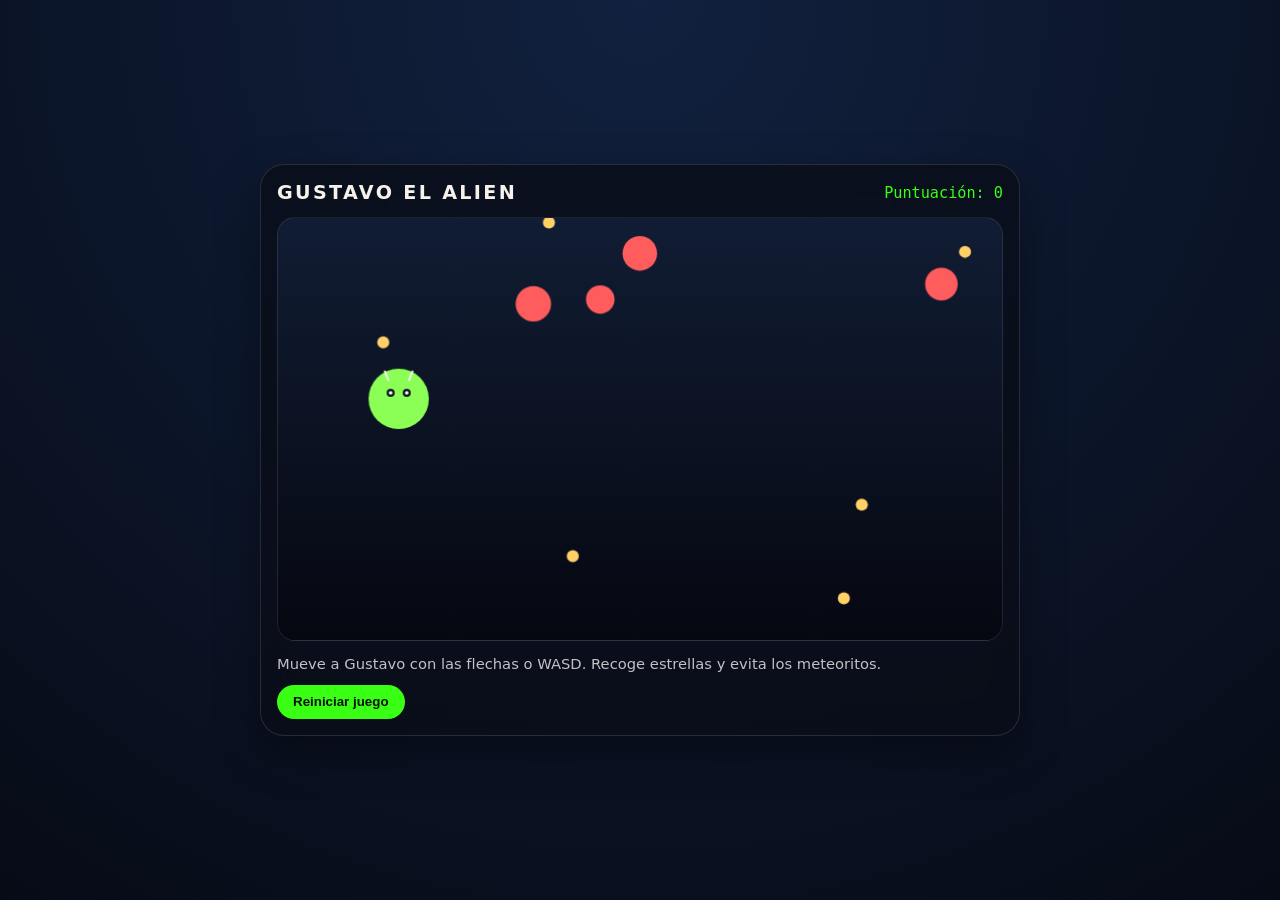
<file: games/gustavo-el-alien.html>
<!DOCTYPE html>
<html lang="es">
<head>
  <meta charset="UTF-8" />
  <meta name="viewport" content="width=device-width, initial-scale=1.0" />
  <title>Gustavo el Alien</title>
  <style>
    :root { color-scheme: dark; --bg: #070b16; --text: #f6f2ea; --accent: #39ff14; }
    * { box-sizing: border-box; }
    body {
      margin: 0;
      min-height: 100vh;
      display: grid;
      place-items: center;
      padding: 1rem;
      font-family: Inter, system-ui, -apple-system, BlinkMacSystemFont, "Segoe UI", sans-serif;
      background: radial-gradient(circle at top, #11213f, var(--bg));
      color: var(--text);
    }
    .game-card {
      width: min(100%, 760px);
      border: 1px solid rgba(255,255,255,.12);
      border-radius: 24px;
      padding: 1rem;
      background: rgba(9, 14, 24, .78);
      backdrop-filter: blur(16px);
      box-shadow: 0 16px 44px rgba(0,0,0,.35);
    }
    .game-head { display:flex; justify-content:space-between; align-items:center; gap:1rem; margin-bottom:.8rem; flex-wrap:wrap; }
    .game-head h1 { margin:0; font-size:1.2rem; letter-spacing:.12em; text-transform:uppercase; }
    .game-head .score { font-family:"DM Mono", monospace; font-size:.95rem; color:var(--accent); }
    canvas { width:100%; height:auto; display:block; border-radius:18px; background:linear-gradient(180deg, #0f1d34, #050814); border:1px solid rgba(255,255,255,.1); }
    .hint { margin-top:.85rem; font-size:.92rem; color:rgba(255,255,255,.75); }
    button { border:0; border-radius:999px; padding:.6rem 1rem; background:var(--accent); color:#07110a; font-weight:700; cursor:pointer; margin-top:.8rem; }
  </style>
</head>
<body>
  <div class="game-card">
    <div class="game-head">
      <h1>Gustavo el Alien</h1>
      <div class="score" id="score">Puntuación: 0</div>
    </div>
    <canvas id="game" width="720" height="420"></canvas>
    <div class="hint">Mueve a Gustavo con las flechas o WASD. Recoge estrellas y evita los meteoritos.</div>
    <button id="restart">Reiniciar juego</button>
  </div>
  <script>
    const canvas = document.getElementById('game');
    const ctx = canvas.getContext('2d');
    const scoreEl = document.getElementById('score');
    const restartBtn = document.getElementById('restart');
    let player = { x: 120, y: 180, size: 30, speed: 4 };
    let stars = [];
    let meteors = [];
    let keys = {};
    let score = 0;
    let running = true;
    let frame = 0;
    function resetGame() { player = { x: 120, y: 180, size: 30, speed: 4 }; stars = []; meteors = []; score = 0; running = true; frame = 0; updateScore(); for (let i = 0; i < 6; i++) spawnStar(); for (let i = 0; i < 4; i++) spawnMeteor(); }
    function updateScore() { scoreEl.textContent = `Puntuación: ${score}`; }
    function spawnStar() { stars.push({ x: Math.random() * (canvas.width - 30), y: Math.random() * (canvas.height - 30), r: 6 }); }
    function spawnMeteor() { meteors.push({ x: Math.random() * canvas.width, y: -20, r: 10 + Math.random() * 8, speed: 2 + Math.random() * 2.5 }); }
    function drawPlayer() { ctx.save(); ctx.translate(player.x, player.y); ctx.fillStyle = '#8BFF55'; ctx.beginPath(); ctx.arc(0, 0, player.size, 0, Math.PI * 2); ctx.fill(); ctx.fillStyle = '#0d1422'; ctx.beginPath(); ctx.arc(-8, -6, 4, 0, Math.PI * 2); ctx.arc(8, -6, 4, 0, Math.PI * 2); ctx.fill(); ctx.fillStyle = '#fff'; ctx.beginPath(); ctx.arc(-8, -6, 1.8, 0, Math.PI * 2); ctx.arc(8, -6, 1.8, 0, Math.PI * 2); ctx.fill(); ctx.strokeStyle = '#fff'; ctx.lineWidth = 2; ctx.beginPath(); ctx.moveTo(-10, -18); ctx.lineTo(-14, -28); ctx.moveTo(10, -18); ctx.lineTo(14, -28); ctx.stroke(); ctx.restore(); }
    function drawStars() { ctx.fillStyle = '#ffd166'; stars.forEach(s => { ctx.beginPath(); ctx.arc(s.x, s.y, s.r, 0, Math.PI * 2); ctx.fill(); }); }
    function drawMeteors() { ctx.fillStyle = '#ff5d5d'; meteors.forEach(m => { ctx.beginPath(); ctx.arc(m.x, m.y, m.r, 0, Math.PI * 2); ctx.fill(); }); }
    function update() { if (!running) return; frame++; if (keys['ArrowLeft'] || keys['a']) player.x -= player.speed; if (keys['ArrowRight'] || keys['d']) player.x += player.speed; if (keys['ArrowUp'] || keys['w']) player.y -= player.speed; if (keys['ArrowDown'] || keys['s']) player.y += player.speed; player.x = Math.max(player.size, Math.min(canvas.width - player.size, player.x)); player.y = Math.max(player.size, Math.min(canvas.height - player.size, player.y)); stars = stars.filter(star => { const dx = player.x - star.x; const dy = player.y - star.y; const dist = Math.hypot(dx, dy); if (dist < player.size + star.r) { score += 10; updateScore(); return false; } return true; }); while (stars.length < 6) spawnStar(); meteors.forEach(m => { m.y += m.speed; const dx = player.x - m.x; const dy = player.y - m.y; if (Math.hypot(dx, dy) < player.size + m.r) running = false; }); meteors = meteors.filter(m => m.y < canvas.height + 20); if (frame % 70 === 0) spawnMeteor(); }
    function draw() { ctx.clearRect(0, 0, canvas.width, canvas.height); const grd = ctx.createLinearGradient(0, 0, 0, canvas.height); grd.addColorStop(0, '#111d34'); grd.addColorStop(1, '#060811'); ctx.fillStyle = grd; ctx.fillRect(0, 0, canvas.width, canvas.height); drawStars(); drawMeteors(); drawPlayer(); if (!running) { ctx.fillStyle = 'rgba(0,0,0,.65)'; ctx.fillRect(0, 0, canvas.width, canvas.height); ctx.fillStyle = '#fff'; ctx.font = 'bold 28px sans-serif'; ctx.fillText('¡Juego terminado!', 220, 170); ctx.font = '16px sans-serif'; ctx.fillText('Pulsa reiniciar para volver a jugar', 220, 205); } }
    function loop() { update(); draw(); requestAnimationFrame(loop); }
    window.addEventListener('keydown', e => { keys[e.key] = true; if (e.key === ' ') e.preventDefault(); });
    window.addEventListener('keyup', e => { keys[e.key] = false; });
    restartBtn.addEventListener('click', resetGame);
    resetGame(); loop();
  </script>
</body>
</html>
</file>
<file: style.css>
/* ============================================================
   style.css — Portafolio Diseño Industrial
   Variables → Reset → Componentes → Utilidades → Dark mode
   ============================================================ */

@font-face {
  font-family: 'Jersey 10';
  font-style: normal;
  font-weight: 400;
  src: url("fonts/Jersey10-Regular.woff") format("woff");
  font-display: swap;
}

/* ── VARIABLES ── */
:root {
  --bg:        #FFFFFF;
  --fg:        #111010;
  --fg2:       #5A5650;
  --fg3:       #9A9590;
  --accent:    #39FF14;
  --border:    rgba(17,16,14,.13);
  --card-bg:   rgba(17,16,14,.04);

  --font-display: 'Familjen Grotesk', sans-serif;
  --font-jersey:  'Jersey 10', var(--font-display), sans-serif;
  --font-body:    'Instrument Serif', Georgia, serif;
  --font-mono:    'DM Mono', monospace;

  --nav-h: 72px; /* espacio reservado para pill nav */
  --max-w: 1100px;
  --ease:  cubic-bezier(.25,.46,.45,.94);
}

/* ── DARK MODE ── */
html.dark {
  --bg:      #000000;
  --fg:      #F0EBE3;
  --fg2:     #9A9590;
  --fg3:     #6B6560;
  --border:  rgba(240,235,227,.12);
  --card-bg: rgba(240,235,227,.04);
}

/* ── RESET ── */
*, *::before, *::after { box-sizing: border-box; margin: 0; padding: 0; }
html { scroll-behavior: smooth; -webkit-font-smoothing: antialiased; background: var(--bg); }
body {
  background: transparent;
  color: var(--fg);
  font-family: var(--font-display);
  font-size: 18px;
  line-height: 1.65;
  transition: background .4s var(--ease), color .4s var(--ease);
  cursor: none;
}
.portfolio-background {
  position: fixed;
  inset: 0;
  z-index: -1;
  display: block;
  width: 100%;
  height: 100%;
  pointer-events: none;
}
a { color: inherit; text-decoration: none; }
img { display: block; max-width: 100%; }
button { font-family: inherit; cursor: none; border: none; background: none; }

.jersey-10-regular {
  font-family: var(--font-jersey);
  font-weight: 400;
  font-style: normal;
}

/* ── CURSOR ── */
#cursor {
  position: fixed; z-index: 9000; pointer-events: none;
  left: 0; top: 0;
}
#cursor .c-ring {
  display: none;
}
#cursor .c-dot {
  width: 10px; height: 10px; border-radius: 50%;
  background: var(--fg);
  position: absolute; transform: translate(-50%,-50%);
  transition: transform .18s ease, background .18s ease;
}
body.cur-hover #cursor .c-dot {
  transform: translate(-50%,-50%) scale(1.25);
  background: var(--accent);
}

/* ── NAV PILL ── */
.nav-pill {
  position: fixed;
  top: 1.1rem; left: 50%;
  transform: translateX(-50%);
  z-index: 800;
  display: inline-flex;
  align-items: center;
  gap: 0;
  padding: .3rem .3rem .3rem .2rem;
  background: #1C1917;
  border-radius: 100px;
  box-shadow: 0 2px 20px rgba(0,0,0,.45);
  white-space: nowrap;
  border: 1px solid rgba(255,255,255,.07);
}

/* Links dentro de la pill */
.nav-pill a {
  font-family: var(--font-mono);
  font-size: .66rem;
  letter-spacing: .18em;
  text-transform: uppercase;
  color: rgba(255,255,255,.38);
  padding: .45rem 1.1rem;
  border-radius: 100px;
  transition: color .2s;
  line-height: 1;
}
.nav-pill a:hover { color: rgba(255,255,255,.85); }
.nav-pill a.active { color: var(--accent); font-weight: 500; }

/* Separador · entre links */
.nav-pill .np-sep {
  font-size: .7rem;
  color: rgba(255,255,255,.18);
  padding: 0 .05rem;
  user-select: none;
  line-height: 1;
}

/* Toggle — extremo derecho, dentro de la pill */
.nav-pill .np-toggle {
  width: 42px; height: 24px;
  border-radius: 100px;
  background: #333;
  border: none;
  padding: 3px;
  display: flex; align-items: center;
  margin-left: .5rem;
  cursor: none;
  transition: background .3s;
  flex-shrink: 0;
}
html.dark .nav-pill .np-toggle {
  background: var(--accent);
}
.nav-pill .np-toggle .knob {
  width: 18px; height: 18px;
  border-radius: 50%;
  background: #888;
  transition: transform .32s cubic-bezier(.34,1.56,.64,1), background .25s;
  pointer-events: none;
  flex-shrink: 0;
}
html:not(.dark) .nav-pill .np-toggle .knob {
  transform: translateX(0);
  background: #ccc;
}
html.dark .nav-pill .np-toggle .knob {
  transform: translateX(18px);
  background: #fff;
}

.home-title {
  position: fixed;
  top: 50%;
  left: 50%;
  transform: translate(-50%, -50%);
  z-index: 850;
  font-family: var(--font-jersey);
  font-size: clamp(4.5rem, 28vw, 30rem);
  line-height: 0.9;
  max-width: 92vw;
  font-weight: 400;
  letter-spacing: .04em;
  text-transform: uppercase;
  color: var(--fg);
  text-align: center;
  pointer-events: none;
  user-select: none;
}

@media (max-width: 768px) {
  .home-title {
    top: 46%;
  }
}

@media (max-width: 480px) {
  .home-title {
    top: 44%;
  }
}

/* Dark toggle */
.dark-toggle {
  width: 44px; height: 24px; border-radius: 100px;
  background: rgba(17,16,14,.13);
  border: 1.5px solid var(--border);
  padding: 3px; display: flex; align-items: center;
  transition: background .35s, border-color .35s;
}
.dark-toggle .knob {
  width: 16px; height: 16px; border-radius: 50%;
  background: var(--fg);
  transition: transform .35s cubic-bezier(.34,1.56,.64,1), background .3s;
  pointer-events: none;
}
html.dark .dark-toggle { background: rgba(240,235,227,.12); }
html.dark .dark-toggle .knob { transform: translateX(20px); }


/* ── BOTONES ── */
.btn {
  display: inline-block;
  font-family: var(--font-mono);
  font-size: .72rem; letter-spacing: .14em; text-transform: uppercase;
  padding: .65rem 1.6rem; border-radius: 3px;
  transition: background .2s, color .2s, border-color .2s;
}
.btn-dark {
  background: var(--fg); color: var(--bg);
  border: 1.5px solid var(--fg);
}
.btn-dark:hover { background: var(--accent); border-color: var(--accent); }
.btn-ghost {
  background: transparent; color: var(--fg2);
  border: 1.5px solid var(--border);
}
.btn-ghost:hover { color: var(--fg); border-color: var(--fg2); }

/* ── TAGS ── */
.tag {
  display: inline-block;
  font-family: var(--font-mono);
  font-size: .58rem; letter-spacing: .12em; text-transform: uppercase;
  padding: .2rem .65rem;
  border: 1px solid var(--border); border-radius: 100px;
  color: var(--fg2);
}
.tag.accent { border-color: var(--accent); color: var(--accent); }

/* ── SEPARADOR DE SECCIÓN ── */
.sec-label {
  font-family: var(--font-mono);
  font-size: .62rem; letter-spacing: .24em; text-transform: uppercase;
  color: var(--accent); margin-bottom: .9rem;
}
.sec-title {
  font-family: var(--font-jersey);
  font-size: clamp(2rem, 5vw, 4rem);
  font-weight: 400;
  font-style: normal;
  line-height: 1.05; margin-bottom: 1.5rem;
}
.det-title,
.proj-title,
.contact-title,
.about-intro,
.exp-role,
.exp-place {
  font-family: var(--font-jersey);
  font-weight: 400;
  font-style: normal;
}
.sec-rule {
  font-family: var(--font-mono);
  font-size: .62rem; letter-spacing: .22em; text-transform: uppercase;
  color: var(--fg3); margin-bottom: 1.1rem;
  display: flex; align-items: center; gap: 1rem;
}
.sec-rule::after {
  content: ''; flex: 1; height: 1px; background: var(--border);
}

/* ── PAGE WRAPPER ── */
.page {
  max-width: var(--max-w);
  margin: 0 auto;
  padding: calc(var(--nav-h) + 3rem) 2rem 5rem;
}

/* ── FOOTER ── */
footer {
  border-top: 1px solid var(--border);
  padding: 1.5rem 2.5rem;
  display: flex; justify-content: space-between; align-items: center;
  font-family: var(--font-mono);
  font-size: .6rem; letter-spacing: .12em;
  color: var(--fg3);
  transition: border-color .4s;
}

/* ── ANIMACIONES DE ENTRADA ── */
.reveal {
  opacity: 0; transform: translateY(18px);
  transition: opacity .65s var(--ease), transform .65s var(--ease);
}
.reveal.visible { opacity: 1; transform: none; }

/* ── MARQUEE ── */
.marquee-wrap { overflow: hidden; border-bottom: 1px solid var(--border); padding: .5rem 0; }
.marquee-track {
  display: flex; gap: 2.5rem; white-space: nowrap;
  animation: marquee 22s linear infinite;
}
.marquee-item {
  font-family: var(--font-display); font-size: .9rem;
  letter-spacing: .1em; color: var(--fg3); flex-shrink: 0;
}
.marquee-sep { color: var(--accent); }
@keyframes marquee { from{transform:translateX(0)} to{transform:translateX(-50%)} }

/* ── RESPONSIVE ── */
@media (max-width: 768px) {
  nav { padding: 0 1.25rem; }
  .nav-left .nav-link:not(:first-child) { display: none; }
  .page { padding-left: 1.25rem; padding-right: 1.25rem; }
  footer { flex-direction: column; gap: .4rem; text-align: center; }
}

@media (max-width: 600px) {
  .nav-pill {
    max-width: calc(100vw - 1rem);
  }
  .nav-pill a {
    padding: .42rem .45rem;
    font-size: .55rem;
    letter-spacing: .08em;
  }
  .nav-pill .np-sep { padding: 0; }
  .nav-pill .np-toggle {
    width: 36px;
    margin-left: .2rem;
  }
  .nav-pill .np-toggle .knob { width: 16px; height: 16px; }
  html.dark .nav-pill .np-toggle .knob { transform: translateX(14px); }
}

@media (max-width: 360px) {
  .nav-pill a { padding-inline: .32rem; font-size: .51rem; }
  .nav-pill .np-sep { display: none; }
  .nav-pill .np-toggle { margin-left: .1rem; }
}
</file>
